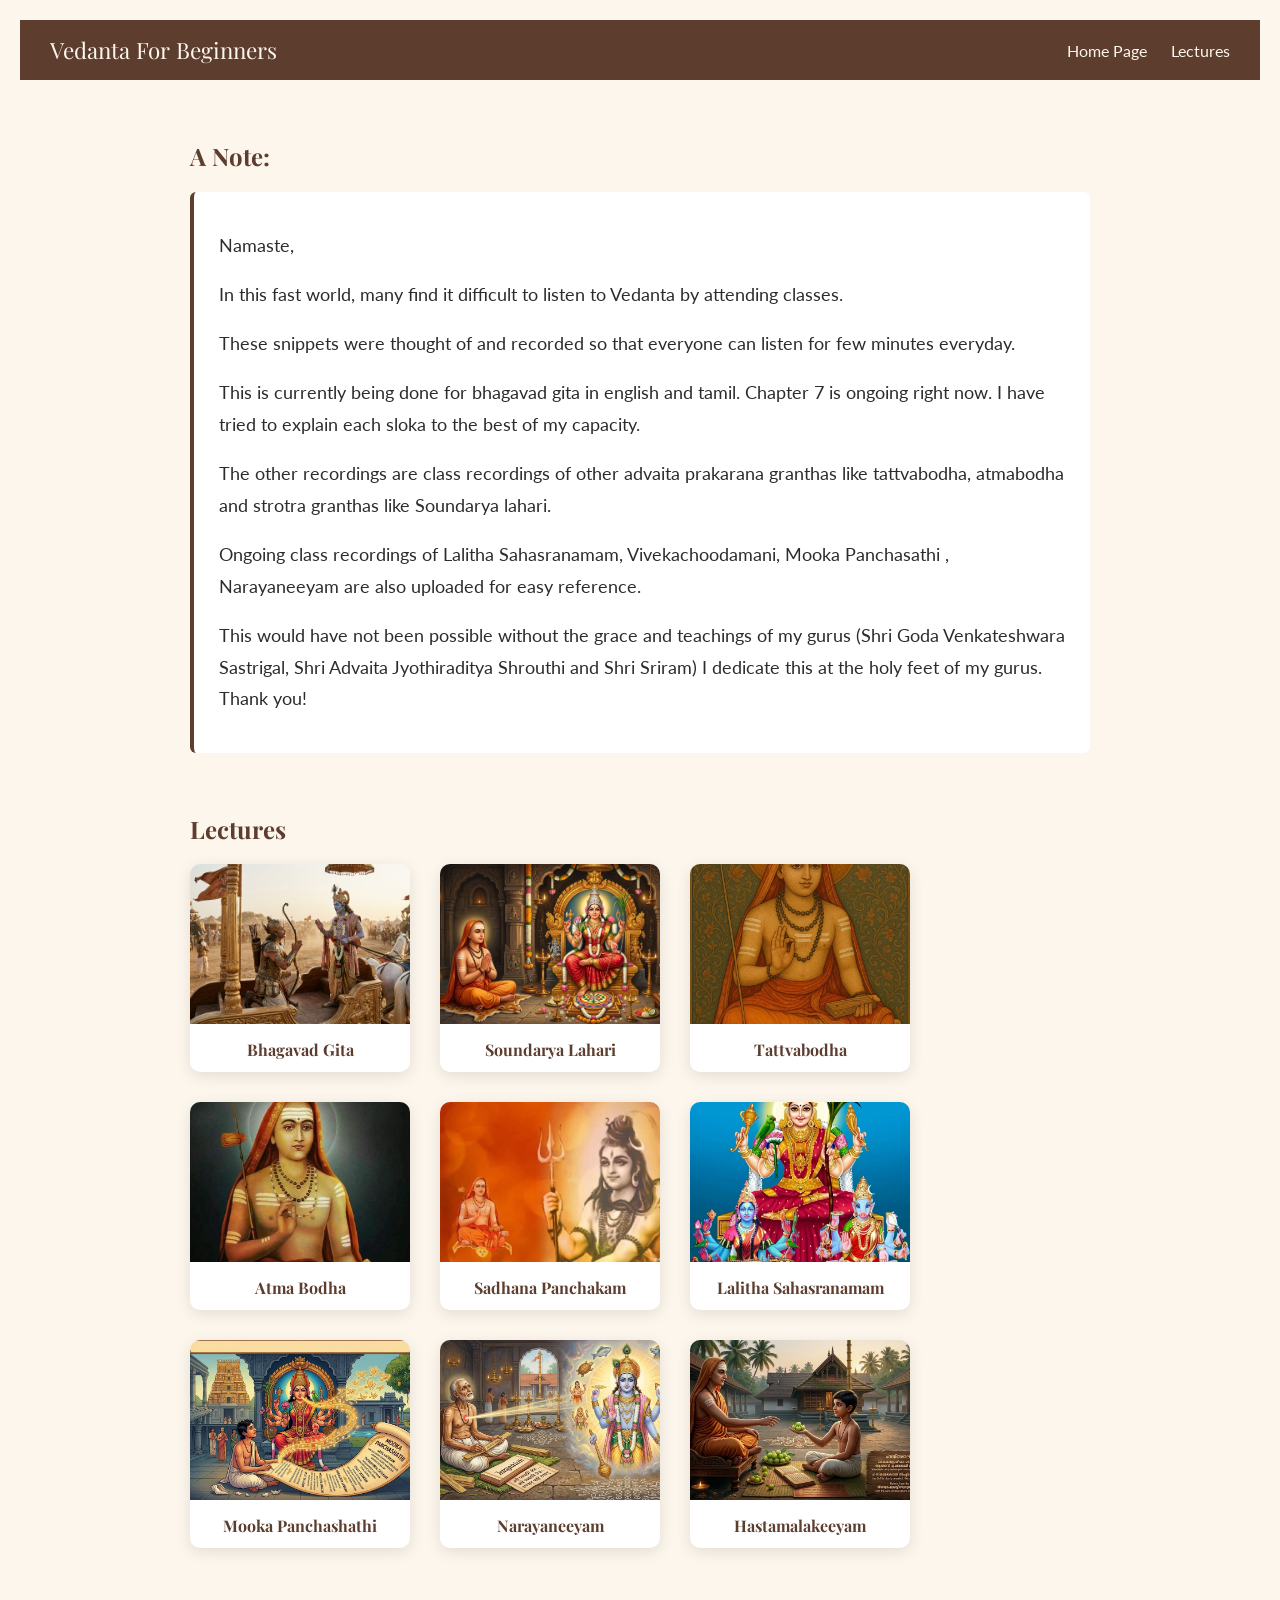
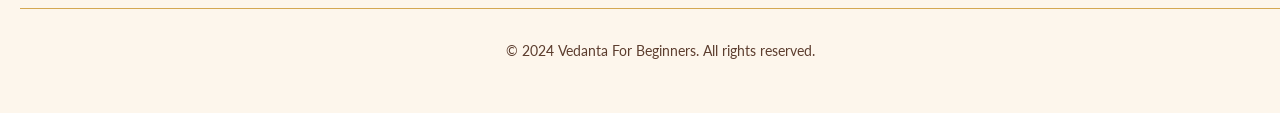
<file: index.html>
<!DOCTYPE html>
<html lang="en">
<head>
  <meta name="description" content="Vedanta audio lectures in English and Tamil by Jineshwari Baratharajan. Includes Bhagavad Gita, Soundarya Lahari, Tattvabodha, Atma Bodha, Sadhana Panchakam, Lalitha Sahasranamam and Narayaneeyam. More on the way!"/>
<meta name="keywords" content="Vedanta, Vedanta lectures, Bhagavad Gita, Bhagavad Gita lectures, BG lectures, Gita Tamil, Gita English, Soundarya Lahari, Soundarya Lahari lectures, Tattvabodha, Atma Bodha, Atmabodha, Sadhana Panchakam, Lalitha Sahasranamam, Narayaneeyam, Vedanta for beginners, Jineshwari, Jineshwari lectures, Hindu scriptures, Sanskrit lectures, Vedanta Tamil, Vedanta English, free Vedanta lectures, online Vedanta, spiritual lectures, scripture lectures, Advaita Vedanta, Shankaracharya, Indian philosophy, Hindu philosophy, Upanishads"/>
  <script src="https://cdn.counter.dev/script.js" data-id="f445fd50-8df6-4abc-88a1-652a4b856bc1" data-utcoffset="6"></script>
  <meta charset="utf-8" />
  <meta name="viewport" content="width=device-width, initial-scale=1.0"/>
  <title>Vedanta For Beginners</title>
  <link href="style.css" rel="stylesheet"/>
</head>
<body>
  <nav class="navbar">
    <div class="nav-title">Vedanta For Beginners</div>
    <div class="nav-links">
      <a href="#dashboard">Home Page</a>
      <a href="#lectures">Lectures</a>
    </div>
  </nav>
  <section id="dashboard" class="section">
    <h2>A Note:</h2>
    <div class="note-box">
      <p>Namaste,</p>
<p>In this fast world, many find it difficult to listen to Vedanta by attending classes.</p>

<p>These snippets were thought of and recorded so that everyone can listen for few minutes everyday.</p>
        
<p>This is currently being  done for bhagavad gita in english and tamil. Chapter 7 is ongoing right now.
I have tried to explain each sloka to the best of my capacity.</p>

<p>The other recordings are class recordings of other advaita prakarana granthas like tattvabodha, atmabodha and strotra granthas like Soundarya lahari.</p>

<p>Ongoing class recordings of Lalitha Sahasranamam, Vivekachoodamani, Mooka Panchasathi , Narayaneeyam are also uploaded for easy reference.</p>
        
<p>This would have not been possible without the grace and teachings of my gurus (Shri Goda Venkateshwara Sastrigal, Shri Advaita Jyothiraditya Shrouthi and Shri Sriram)
I dedicate this at the holy feet of my gurus.
Thank you!</p>
    </div>
  </section>
  <section id="lectures" class="section">
    <h2>Lectures</h2>
    <div class="card-grid">
      <div class="text-card" onclick="window.location.href='5min.html'">
        <img src="bagavadgita.png" alt="Bhagavad Gita"/>
        <h3>Bhagavad Gita</h3>
      </div>
      <div class="text-card" onclick="window.location.href='soundaryalahari.html'">
        <img src="soundaryalahari.png" alt="Soundarya Lahari"/>
        <h3>Soundarya Lahari</h3>
      </div>
      <div class="text-card" onclick="window.location.href='tattvabodha.html'">
  <img src="adhishankarar.jpg" alt="Tattvabodha"/>
  <h3>Tattvabodha</h3>
</div>
      <div class="text-card" onclick="window.location.href='atmabodha.html'">
  <img src="aathmabodha.jpg" alt="Atma Bodha"/>
  <h3>Atma Bodha</h3>
</div>
      <div class="text-card" onclick="window.location.href='sadhanapanchakam.html'">
  <img src="sadhanapanchakam.jpg" alt="Sadhana Panchakam"/>
  <h3>Sadhana Panchakam</h3>
</div>
      <div class="text-card" onclick="window.location.href='lalithasahasranamam.html'">
  <img src="lalitha.jpg" alt="Lalitha Sahasranamam"/>
  <h3>Lalitha Sahasranamam</h3>
</div>
       <div class="text-card" onclick="window.location.href='mookapanchashathi.html'">
  <img src="mookapanchashathi.jpg" alt="Lalitha Sahasranamam"/>
  <h3>Mooka Panchashathi</h3>
</div>
      <div class="text-card" onclick="window.location.href='narayaneeyam.html'">
  <img src="narayaneeyam.jpg" alt="Narayaneeyam"/>
  <h3>Narayaneeyam</h3>
</div>
      <div class="text-card" onclick="window.location.href='hastamalakeeyam.html'">
  <img src="hastamalakee.jpg" alt="Hastamalakeeyam"/>
  <h3>Hastamalakeeyam</h3>
</div>
    </div>
  </section>
  <footer class="footer">
  <p>© 2024 Vedanta For Beginners. All rights reserved.</p>
</footer>
</body>
</html>
</file>
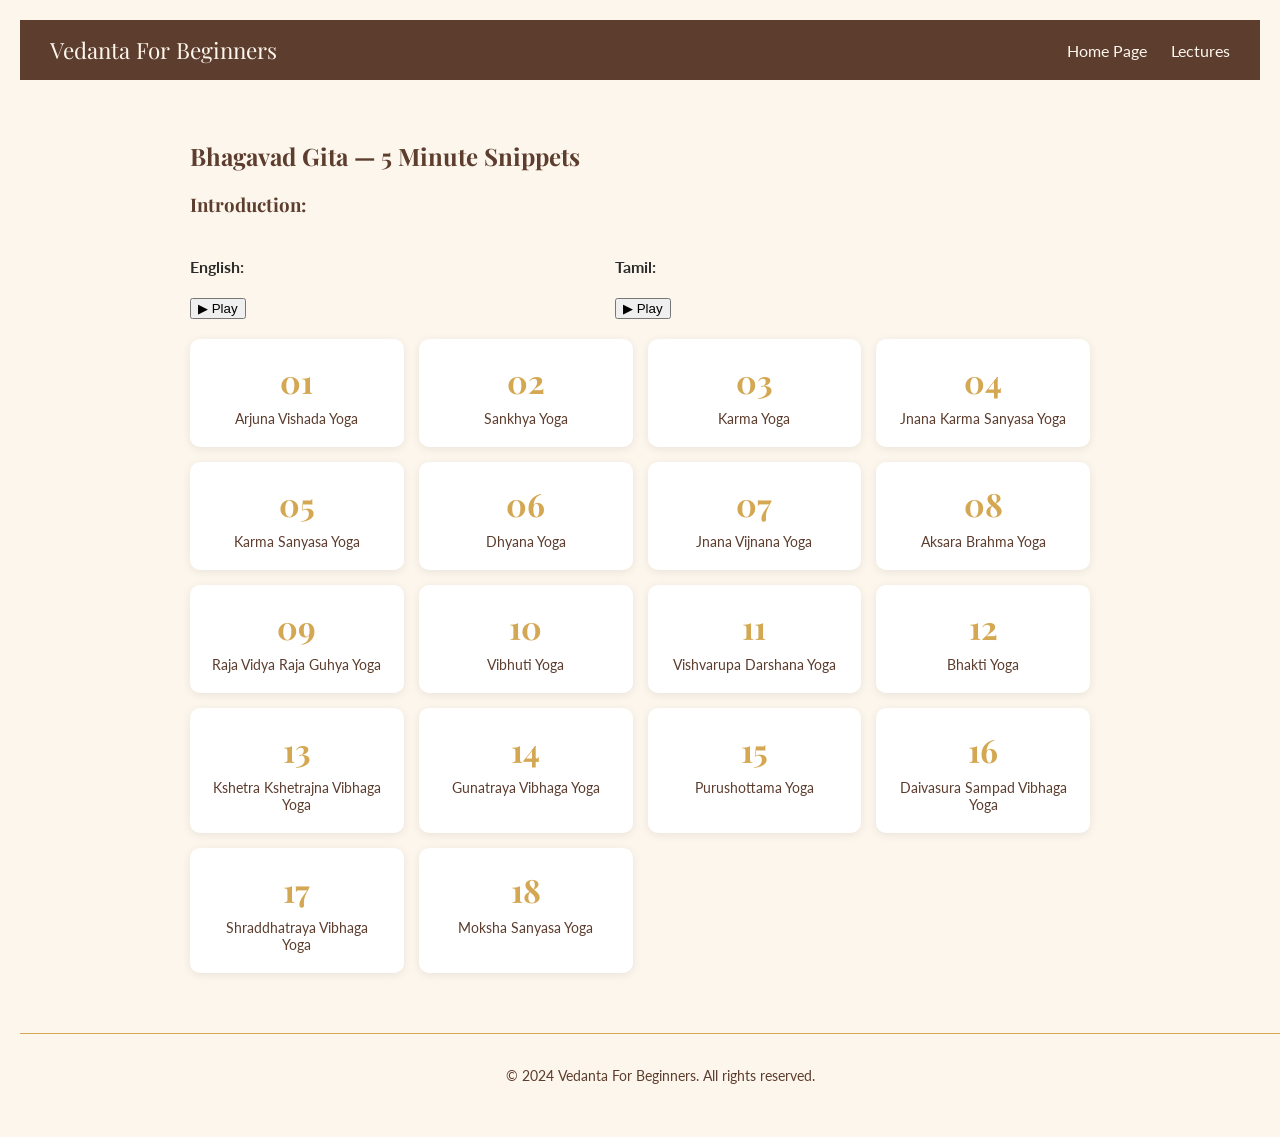
<file: 5min.html>
<!DOCTYPE html>
<html lang="en">
<head>
  <meta charset="utf-8" /> 
  <meta name="viewport" content="width=device-width, initial-scale=1.0"/>
  <title>5 Minute Snippets</title>
  <link href="style.css" rel="stylesheet"/>
</head>
<body>

  <nav class="navbar">
    <div class="nav-title">Vedanta For Beginners</div>
    <div class="nav-links">
      <a href="index.html#dashboard">Home Page</a>
      <a href="index.html#lectures">Lectures</a>
    </div>
  </nav>

  <div class="section">
    <h2>Bhagavad Gita — 5 Minute Snippets</h2>
    <div class="intro-section">
  <h3>Introduction:</h3>
  <div class="lecture-container">
    <div class="lecture-card">
      <h4>English:</h4>
      <button class="play-btn" onclick="loadAudio(this, 'https://pub-1d0374a050c547f9887ff5b729f12594.r2.dev/Bhagavad%20gita%20introduction%20english.mp4')">▶ Play</button>
    </div>
    <div class="lecture-card">
      <h4>Tamil:</h4>
      <button class="play-btn" onclick="loadAudio(this, 'https://pub-1d0374a050c547f9887ff5b729f12594.r2.dev/Bhagavad%20gita%20introduction%20tamil.m4a')">▶ Play</button>
    </div>
  </div>
</div>
    <div class="chapter-grid">
      <a href="recording.html?chapter=1" class="chapter-card">
        <span class="chapter-num">01</span>
        <span class="chapter-name">Arjuna Vishada Yoga</span>
      </a>
      <a href="recording.html?chapter=2" class="chapter-card">
        <span class="chapter-num">02</span>
        <span class="chapter-name">Sankhya Yoga</span>
      </a>
      <a href="recording.html?chapter=3" class="chapter-card">
        <span class="chapter-num">03</span>
        <span class="chapter-name">Karma Yoga</span>
      </a>
      <a href="recording.html?chapter=4" class="chapter-card">
        <span class="chapter-num">04</span>
        <span class="chapter-name">Jnana Karma Sanyasa Yoga</span>
      </a>
      <a href="recording.html?chapter=5" class="chapter-card">
        <span class="chapter-num">05</span>
        <span class="chapter-name">Karma Sanyasa Yoga</span>
      </a>
      <a href="recording.html?chapter=6" class="chapter-card">
        <span class="chapter-num">06</span>
        <span class="chapter-name">Dhyana Yoga</span>
      </a>
      <a href="recording.html?chapter=7" class="chapter-card">
        <span class="chapter-num">07</span>
        <span class="chapter-name">Jnana Vijnana Yoga</span>
      </a>
      <a href="recording.html?chapter=8" class="chapter-card">
        <span class="chapter-num">08</span>
        <span class="chapter-name">Aksara Brahma Yoga</span>
      </a>
      <a href="recording.html?chapter=9" class="chapter-card">
        <span class="chapter-num">09</span>
        <span class="chapter-name">Raja Vidya Raja Guhya Yoga</span>
      </a>
      <a href="recording.html?chapter=10" class="chapter-card">
        <span class="chapter-num">10</span>
        <span class="chapter-name">Vibhuti Yoga</span>
      </a>
      <a href="recording.html?chapter=11" class="chapter-card">
        <span class="chapter-num">11</span>
        <span class="chapter-name">Vishvarupa Darshana Yoga</span>
      </a>
      <a href="recording.html?chapter=12" class="chapter-card">
        <span class="chapter-num">12</span>
        <span class="chapter-name">Bhakti Yoga</span>
      </a>
      <a href="recording.html?chapter=13" class="chapter-card">
        <span class="chapter-num">13</span>
        <span class="chapter-name">Kshetra Kshetrajna Vibhaga Yoga</span>
      </a>
      <a href="recording.html?chapter=14" class="chapter-card">
        <span class="chapter-num">14</span>
        <span class="chapter-name">Gunatraya Vibhaga Yoga</span>
      </a>
      <a href="recording.html?chapter=15" class="chapter-card">
        <span class="chapter-num">15</span>
        <span class="chapter-name">Purushottama Yoga</span>
      </a>
      <a href="recording.html?chapter=16" class="chapter-card">
        <span class="chapter-num">16</span>
        <span class="chapter-name">Daivasura Sampad Vibhaga Yoga</span>
      </a>
      <a href="recording.html?chapter=17" class="chapter-card">
        <span class="chapter-num">17</span>
        <span class="chapter-name">Shraddhatraya Vibhaga Yoga</span>
      </a>
      <a href="recording.html?chapter=18" class="chapter-card">
        <span class="chapter-num">18</span>
        <span class="chapter-name">Moksha Sanyasa Yoga</span>
      </a>
    </div>
  </div>
  <script>
  function loadAudio(button, src) {
    const audio = document.createElement('audio');
    audio.controls = true;
    audio.innerHTML = `<source src="${src}" type="audio/mp4">`;
    button.replaceWith(audio);
    audio.play();
  }

  document.addEventListener('play', function(e) {
    if (e.target.tagName === 'AUDIO') {
      document.querySelectorAll('audio').forEach(audio => {
        if (audio !== e.target) audio.pause();
      });
    }
  }, true);
</script>
<footer class="footer">
  <p>© 2024 Vedanta For Beginners. All rights reserved.</p>
</footer>
</body>
</html>
</file>
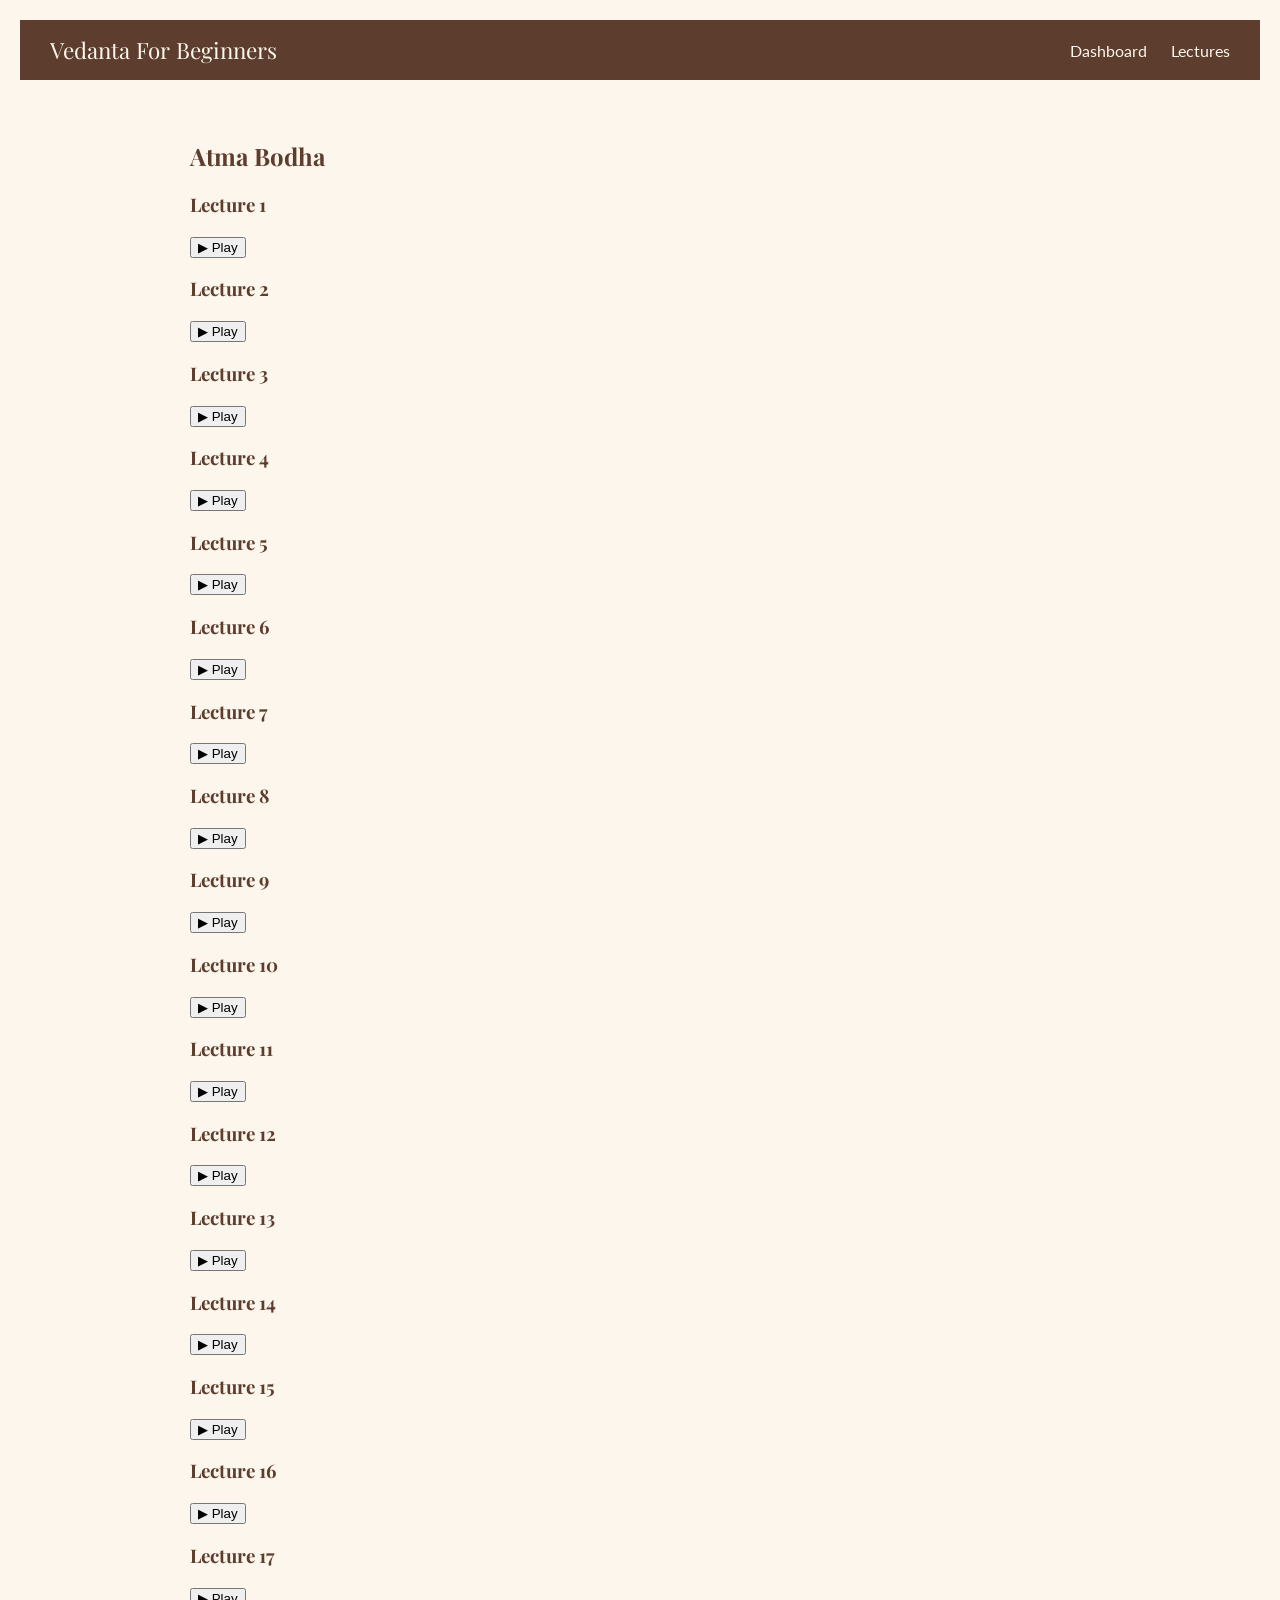
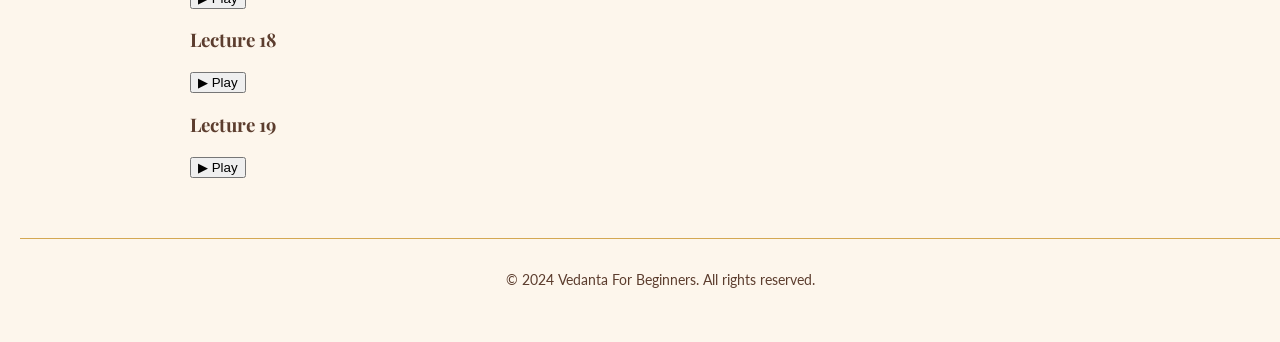
<file: atmabodha.html>
<!DOCTYPE html>
<html lang="en">
<head>
  <meta charset="utf-8" />
  <meta name="viewport" content="width=device-width, initial-scale=1.0"/>
  <title>Atma Bodha</title>
  <link href="style.css" rel="stylesheet"/>
</head>
<body>

  <nav class="navbar">
    <div class="nav-title">Vedanta For Beginners</div>
    <div class="nav-links">
      <a href="index.html#dashboard">Dashboard</a>
      <a href="index.html#lectures">Lectures</a>
    </div>
  </nav>

  <div class="section">
    <h2>Atma Bodha</h2>
    <div id="container"></div>
  </div>

  <footer class="footer">
    <p>© 2024 Vedanta For Beginners. All rights reserved.</p>
  </footer>

  <script>
    const baseURL = "https://pub-1d0374a050c547f9887ff5b729f12594.r2.dev/";

    function loadAudio(button, src) {
      const audio = document.createElement('audio');
      audio.controls = true;
      audio.innerHTML = `<source src="${src}" type="audio/mp4">`;
      button.replaceWith(audio);
      audio.play();
    }

    document.addEventListener('play', function(e) {
      if (e.target.tagName === 'AUDIO') {
        document.querySelectorAll('audio').forEach(audio => {
          if (audio !== e.target) audio.pause();
        });
      }
    }, true);

    fetch('data.json')
      .then(res => res.json())
      .then(data => {
        const container = document.getElementById('container');

        data.atmabodha.lectures.forEach(lecture => {
          const div = document.createElement('div');
          div.className = 'lecture-card';
          div.innerHTML = `
            <h3>Lecture ${lecture.label}</h3>
            <button class="play-btn" onclick="loadAudio(this, '${baseURL + encodeURIComponent(lecture.file)}')">▶ Play</button>
          `;
          container.appendChild(div);
        });
      })
      .catch(error => {
        console.error('Error loading data:', error);
      });
  </script>

</body>
</html>
</file>
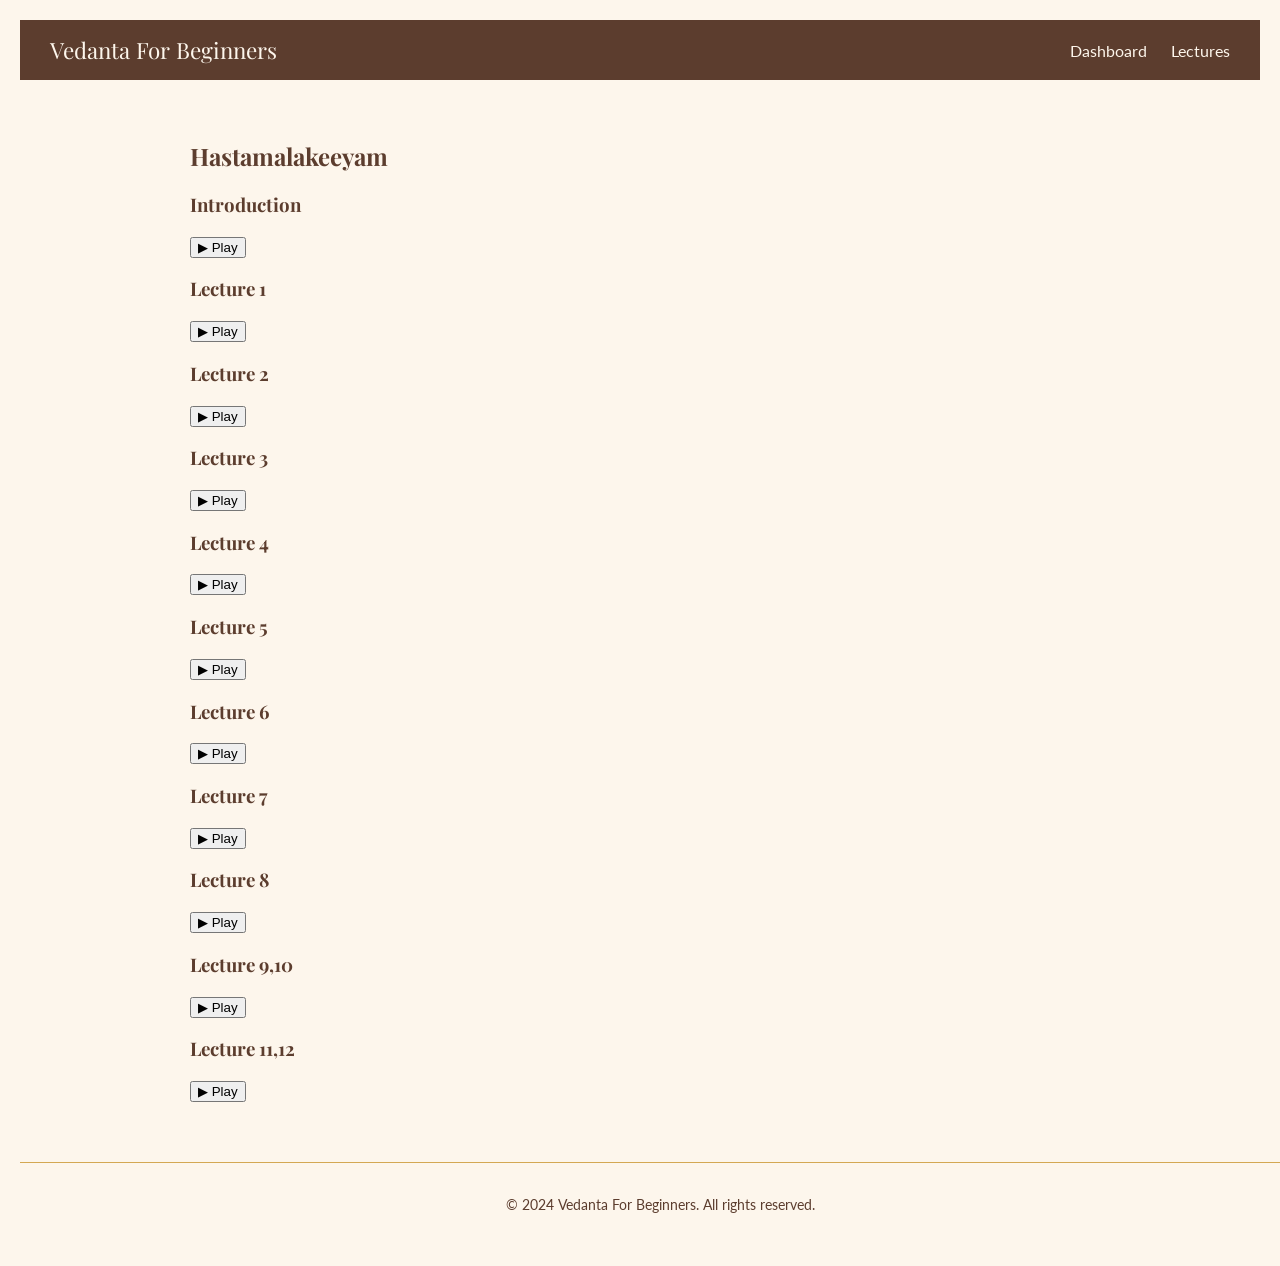
<file: hastamalakeeyam.html>
<!DOCTYPE html>
<html lang="en">
<head>
  <meta charset="utf-8" />
  <meta name="viewport" content="width=device-width, initial-scale=1.0"/>
  <title>Hastamalakeeyam</title>
  <link href="style.css" rel="stylesheet"/>
</head>
<body>

  <nav class="navbar">
    <div class="nav-title">Vedanta For Beginners</div>
    <div class="nav-links">
      <a href="index.html#dashboard">Dashboard</a>
      <a href="index.html#lectures">Lectures</a>
    </div>
  </nav>

  <div class="section">
    <h2>Hastamalakeeyam</h2>
    <div id="container"></div>
  </div>

  <footer class="footer">
    <p>© 2024 Vedanta For Beginners. All rights reserved.</p>
  </footer>

  <script>
    const baseURL = "https://pub-1d0374a050c547f9887ff5b729f12594.r2.dev/";

    function loadAudio(button, src) {
      const audio = document.createElement('audio');
      audio.controls = true;
      audio.innerHTML = `<source src="${src}" type="audio/mp4">`;
      button.replaceWith(audio);
      audio.play();
    }

    document.addEventListener('play', function(e) {
      if (e.target.tagName === 'AUDIO') {
        document.querySelectorAll('audio').forEach(audio => {
          if (audio !== e.target) audio.pause();
        });
      }
    }, true);

    fetch('data.json')
      .then(res => res.json())
      .then(data => {
        const container = document.getElementById('container');

        data.hastamalakeeyam.lectures.forEach(lecture => {
          const div = document.createElement('div');
          div.className = 'lecture-card';
          div.innerHTML = `
            <h3>${lecture.label === 'Introduction' ? 'Introduction' : 'Lecture ' + lecture.label}</h3>
            <button class="play-btn" onclick="loadAudio(this, '${baseURL + encodeURIComponent(lecture.file)}')">▶ Play</button>
          `;
          container.appendChild(div);
        });
      })
      .catch(error => {
        console.error('Error loading data:', error);
      });
  </script>

</body>
</html>
</file>
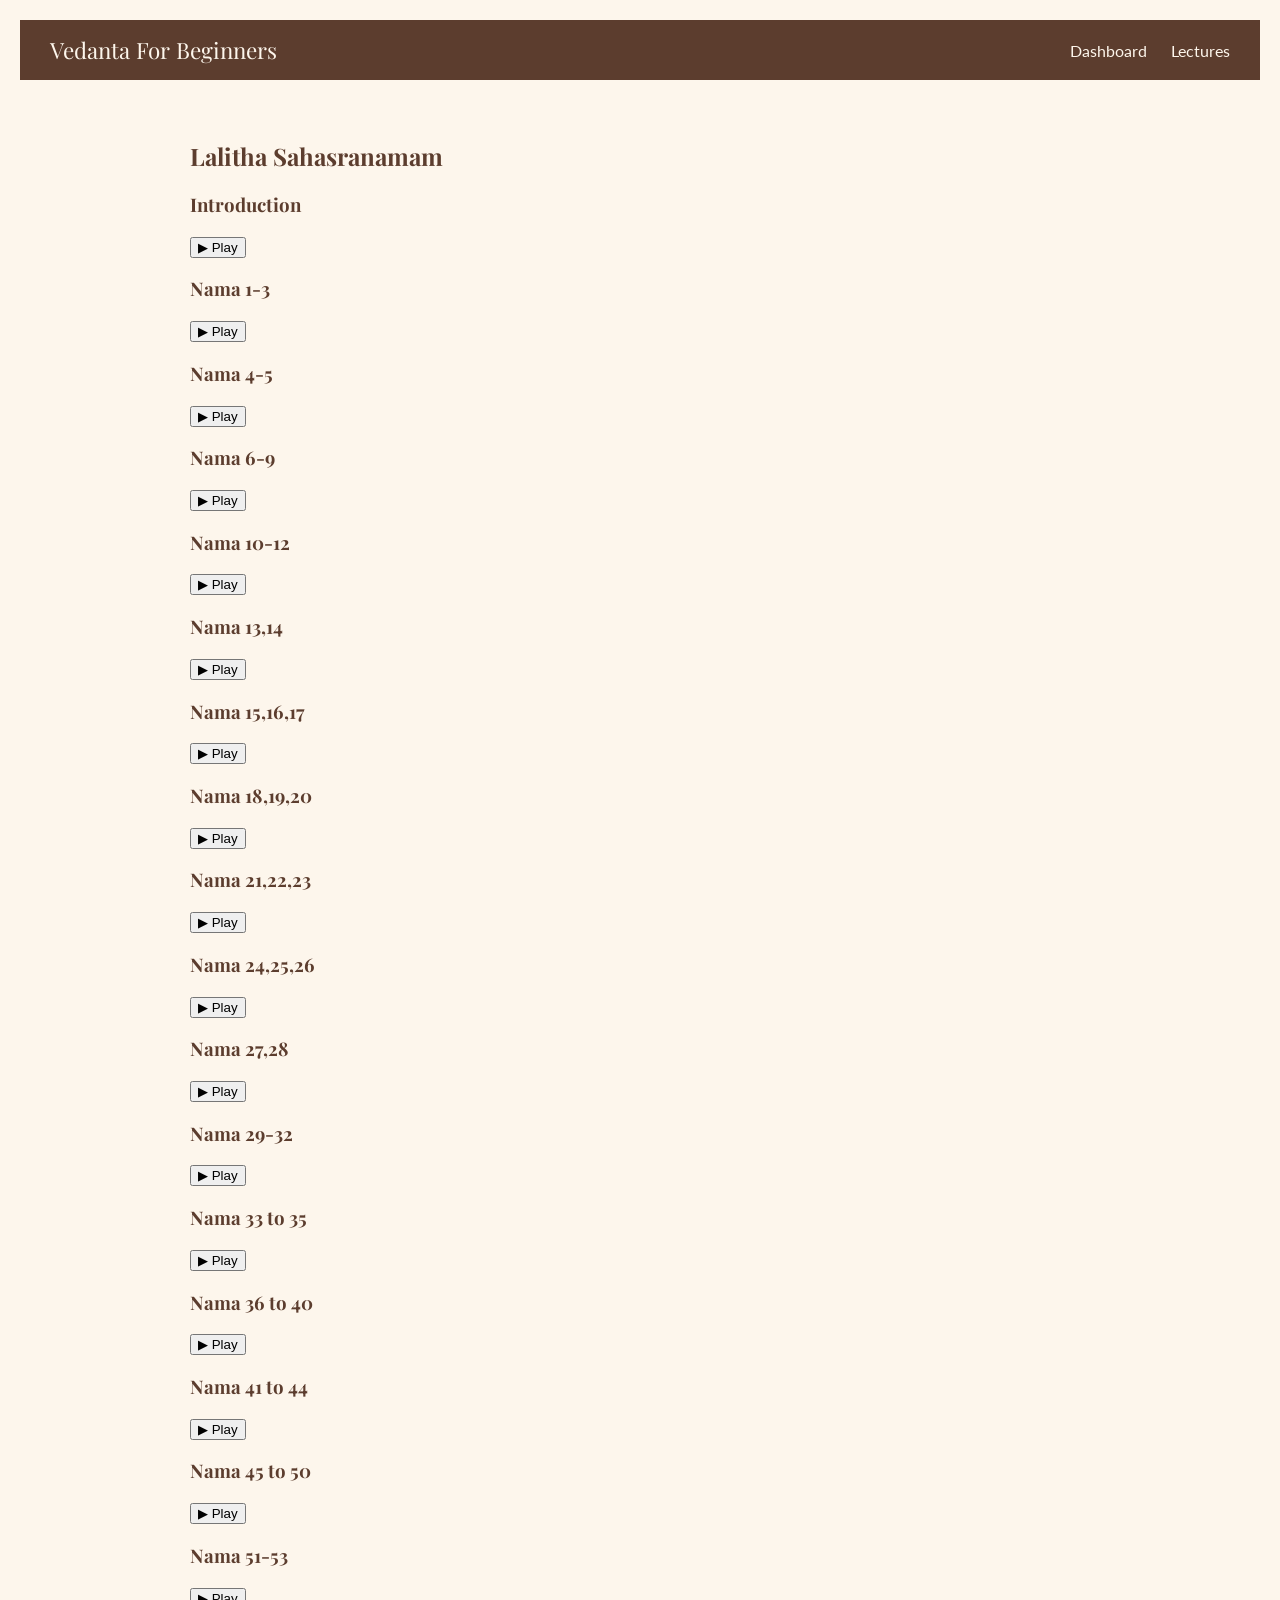
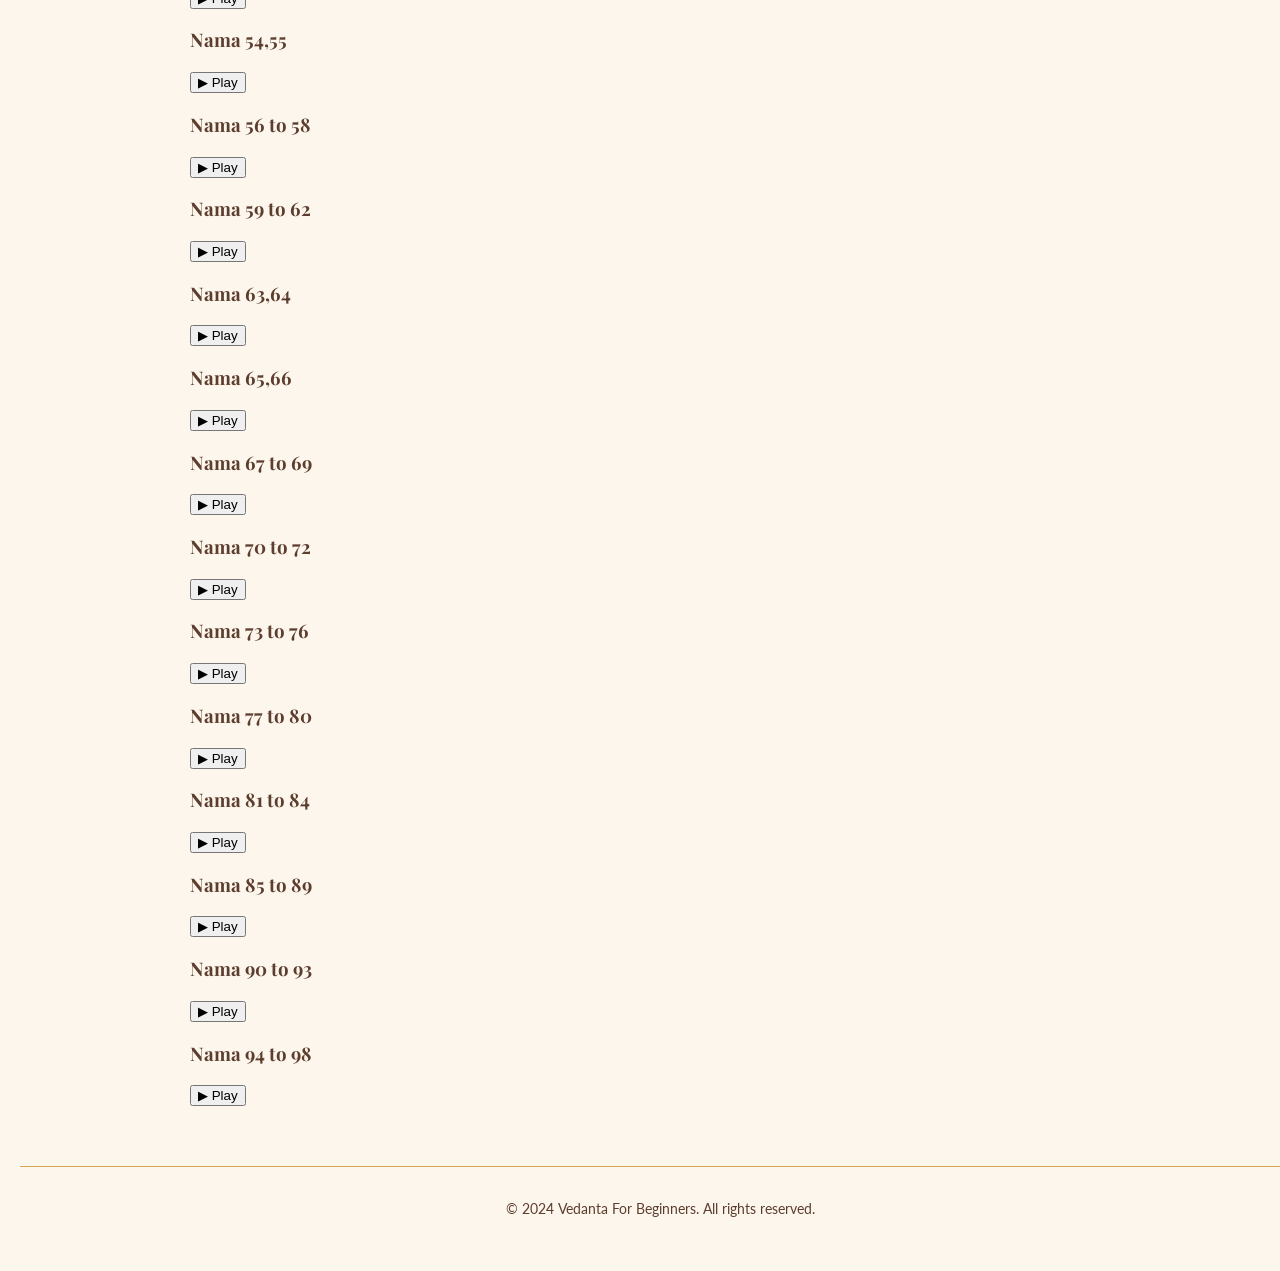
<file: lalithasahasranamam.html>
<!DOCTYPE html>
<html lang="en">
<head>
  <meta charset="utf-8" />
  <meta name="viewport" content="width=device-width, initial-scale=1.0"/>
  <title>Lalitha Sahasranamam</title>
  <link href="style.css" rel="stylesheet"/>
</head>
<body>

  <nav class="navbar">
    <div class="nav-title">Vedanta For Beginners</div>
    <div class="nav-links">
      <a href="index.html#dashboard">Dashboard</a>
      <a href="index.html#lectures">Lectures</a>
    </div>
  </nav>

  <div class="section">
    <h2>Lalitha Sahasranamam</h2>
    <div id="container"></div>
  </div>

  <footer class="footer">
    <p>© 2024 Vedanta For Beginners. All rights reserved.</p>
  </footer>

  <script>
    const baseURL = "https://pub-1d0374a050c547f9887ff5b729f12594.r2.dev/";

    function loadAudio(button, src) {
      const audio = document.createElement('audio');
      audio.controls = true;
      audio.innerHTML = `<source src="${src}" type="audio/mp4">`;
      button.replaceWith(audio);
      audio.play();
    }

    document.addEventListener('play', function(e) {
      if (e.target.tagName === 'AUDIO') {
        document.querySelectorAll('audio').forEach(audio => {
          if (audio !== e.target) audio.pause();
        });
      }
    }, true);

    fetch('data.json')
      .then(res => res.json())
      .then(data => {
        const container = document.getElementById('container');

        data.lalithasahasranamam.lectures.forEach(lecture => {
          const div = document.createElement('div');
          div.className = 'lecture-card';
          div.innerHTML = `
            <h3>${lecture.label === 'Introduction' ? 'Introduction' : 'Nama ' + lecture.label}</h3>
            <button class="play-btn" onclick="loadAudio(this, '${baseURL + encodeURIComponent(lecture.file)}')">▶ Play</button>
          `;
          container.appendChild(div);
        });
      })
      .catch(error => {
        console.error('Error loading data:', error);
      });
  </script>

</body>
</html>
</file>
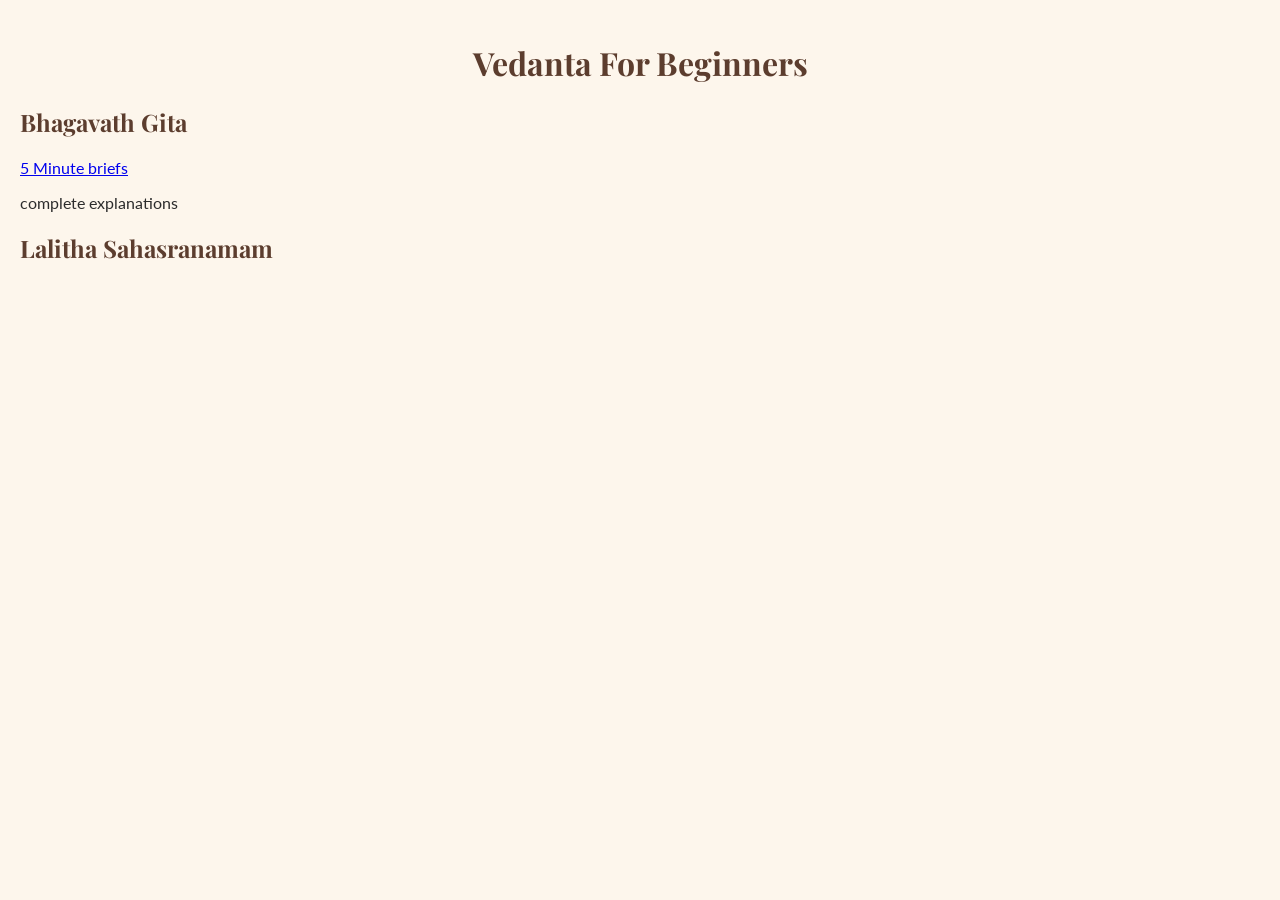
<file: lectures.html>
<!DOCTYPE html>
<html lang="en">
 <head>
  <meta charset="utf-8" />
  <meta name="viewport" content="width=device-width, initial-scale=1.0"/>
  <title>Lecture By Jineshwari</title>
 <link href="style.css" rel="stylesheet"/>
 </head>
 <body>	
  <main>
	<h1>Vedanta For Beginners</h1>
	<section>
		<h2>Bhagavath Gita</h2>
			<p><a href = "D:\Vedanta for beginners\5min.html">5 Minute briefs</a></p>
			<p>complete explanations</p>
	</section>
	<section>
		<h2>Lalitha Sahasranamam</h2>
	</setion>
  </main>	
 </body>
</html>
</file>
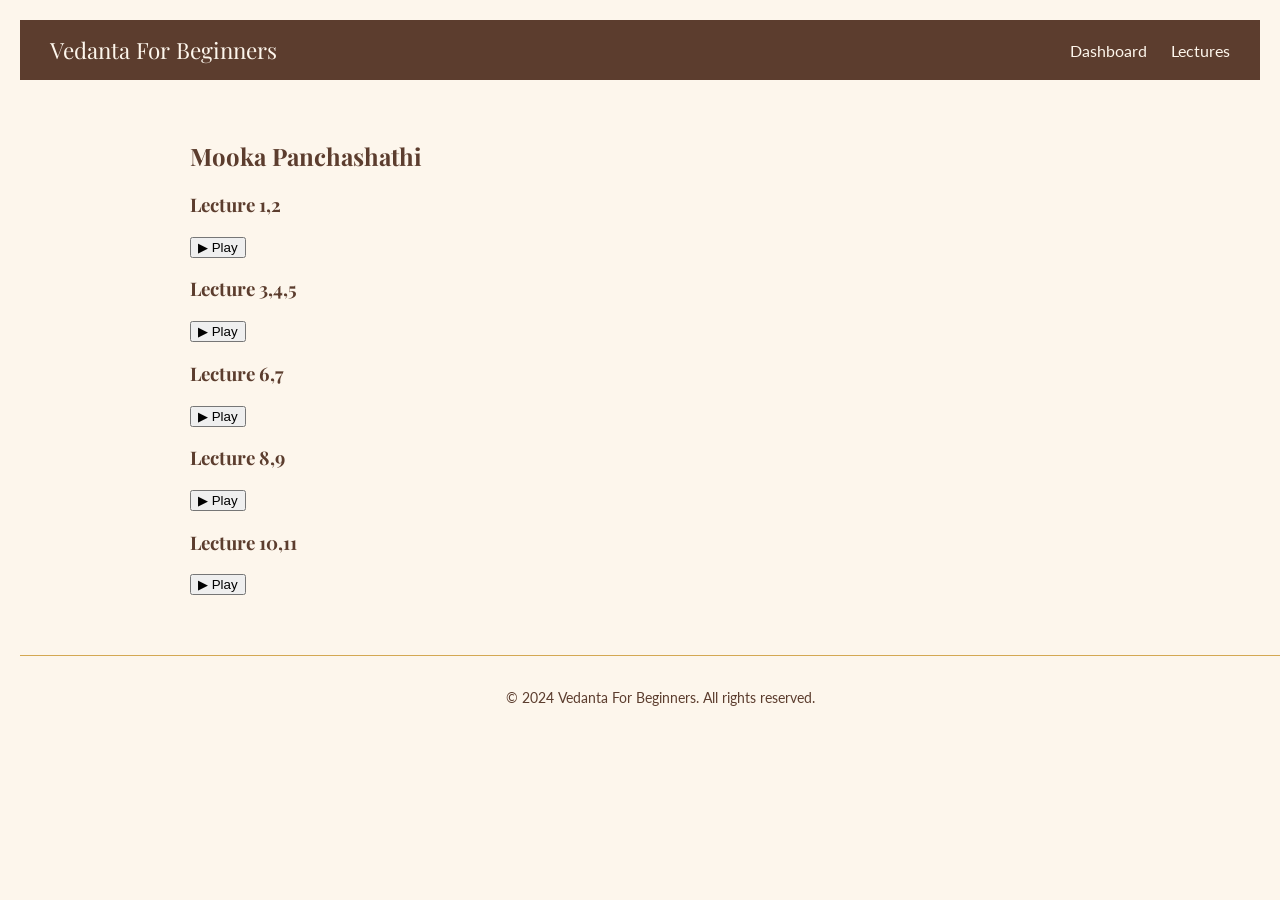
<file: mookapanchashathi.html>
<!DOCTYPE html>
<html lang="en">
<head>
  <meta charset="utf-8" />
  <meta name="viewport" content="width=device-width, initial-scale=1.0"/>
  <title>Mooka Panchashathi</title>
  <link href="style.css" rel="stylesheet"/>
</head>
<body>

  <nav class="navbar">
    <div class="nav-title">Vedanta For Beginners</div>
    <div class="nav-links">
      <a href="index.html#dashboard">Dashboard</a>
      <a href="index.html#lectures">Lectures</a>
    </div>
  </nav>

  <div class="section">
    <h2>Mooka Panchashathi</h2>
    <div id="container"></div>
  </div>

  <footer class="footer">
    <p>© 2024 Vedanta For Beginners. All rights reserved.</p>
  </footer>

  <script>
    const baseURL = "https://pub-1d0374a050c547f9887ff5b729f12594.r2.dev/";

    function loadAudio(button, src) {
      const audio = document.createElement('audio');
      audio.controls = true;
      audio.innerHTML = `<source src="${src}" type="audio/mp4">`;
      button.replaceWith(audio);
      audio.play();
    }

    document.addEventListener('play', function(e) {
      if (e.target.tagName === 'AUDIO') {
        document.querySelectorAll('audio').forEach(audio => {
          if (audio !== e.target) audio.pause();
        });
      }
    }, true);

    fetch('data.json')
      .then(res => res.json())
      .then(data => {
        const container = document.getElementById('container');

        data.mookapanchashathi.lectures.forEach(lecture => {
          const div = document.createElement('div');
          div.className = 'lecture-card';
          div.innerHTML = `
            <h3>Lecture ${lecture.label}</h3>
            <button class="play-btn" onclick="loadAudio(this, '${baseURL + encodeURIComponent(lecture.file)}')">▶ Play</button>
          `;
          container.appendChild(div);
        });
      })
      .catch(error => {
        console.error('Error loading data:', error);
      });
  </script>

</body>
</html>
</file>
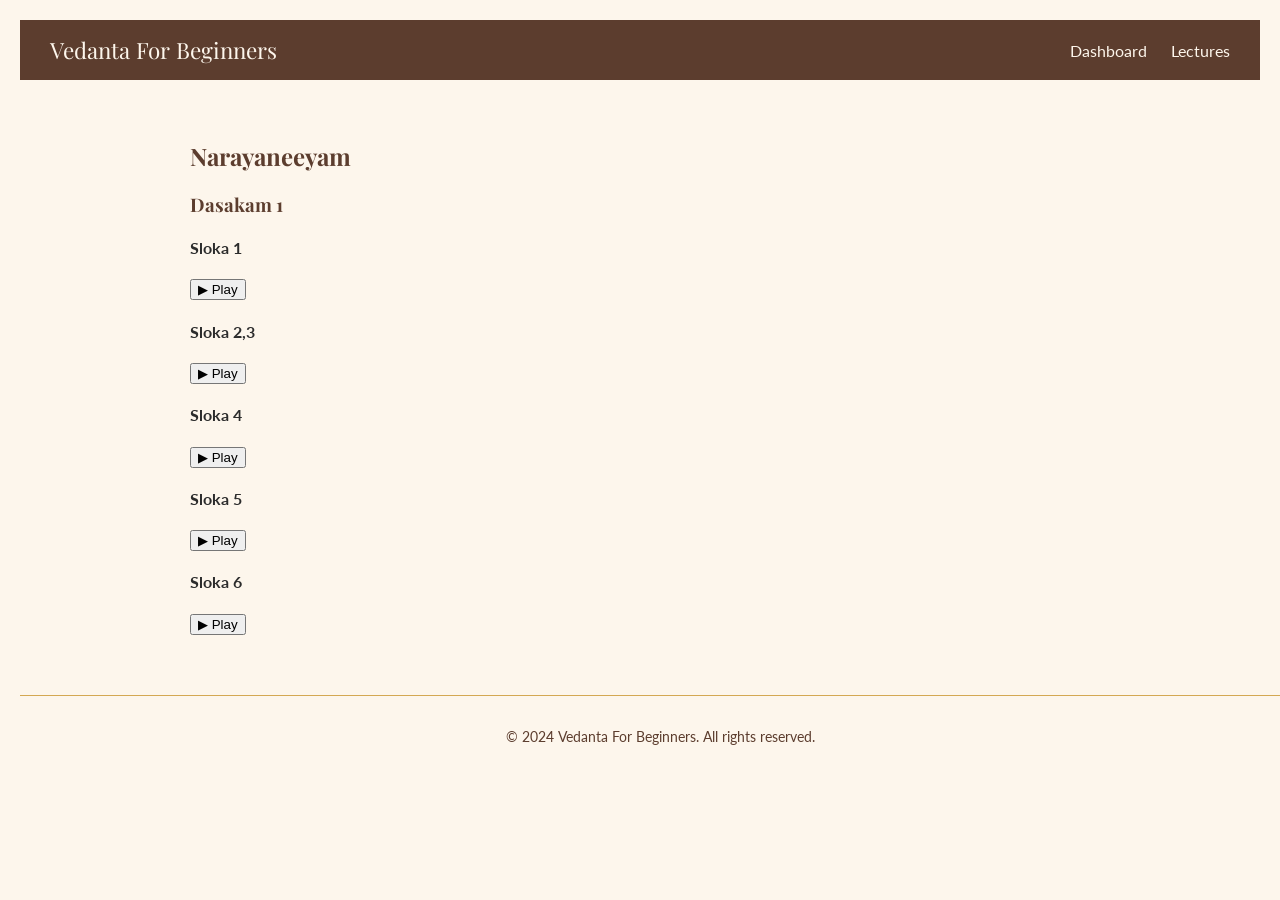
<file: narayaneeyam.html>
<!DOCTYPE html>
<html lang="en">
<head>
  <meta charset="utf-8" />
  <meta name="viewport" content="width=device-width, initial-scale=1.0"/>
  <title>Narayaneeyam</title>
  <link href="style.css" rel="stylesheet"/>
</head>
<body>

  <nav class="navbar">
    <div class="nav-title">Vedanta For Beginners</div>
    <div class="nav-links">
      <a href="index.html#dashboard">Dashboard</a>
      <a href="index.html#lectures">Lectures</a>
    </div>
  </nav>

  <div class="section">
    <h2>Narayaneeyam</h2>
    <div id="container"></div>
  </div>

  <footer class="footer">
    <p>© 2024 Vedanta For Beginners. All rights reserved.</p>
  </footer>

  <script>
    const baseURL = "https://pub-1d0374a050c547f9887ff5b729f12594.r2.dev/";

    function loadAudio(button, src) {
      const audio = document.createElement('audio');
      audio.controls = true;
      audio.innerHTML = `<source src="${src}" type="audio/mp4">`;
      button.replaceWith(audio);
      audio.play();
    }

    document.addEventListener('play', function(e) {
      if (e.target.tagName === 'AUDIO') {
        document.querySelectorAll('audio').forEach(audio => {
          if (audio !== e.target) audio.pause();
        });
      }
    }, true);

    fetch('data.json')
      .then(res => res.json())
      .then(data => {
        const container = document.getElementById('container');

        data.narayaneeyam.dasakams.forEach(dasakam => {
          const heading = document.createElement('h3');
          heading.innerText = 'Dasakam ' + dasakam.number;
          container.appendChild(heading);

          dasakam.slokas.forEach(sloka => {
            const div = document.createElement('div');
            div.className = 'lecture-card';
            div.innerHTML = `
              <h4>Sloka ${sloka.label}</h4>
              <button class="play-btn" onclick="loadAudio(this, '${baseURL + encodeURIComponent(sloka.english)}')">▶ Play</button>
            `;
            container.appendChild(div);
          });
        });
      })
      .catch(error => {
        console.error('Error loading data:', error);
      });
  </script>

</body>
</html>
</file>
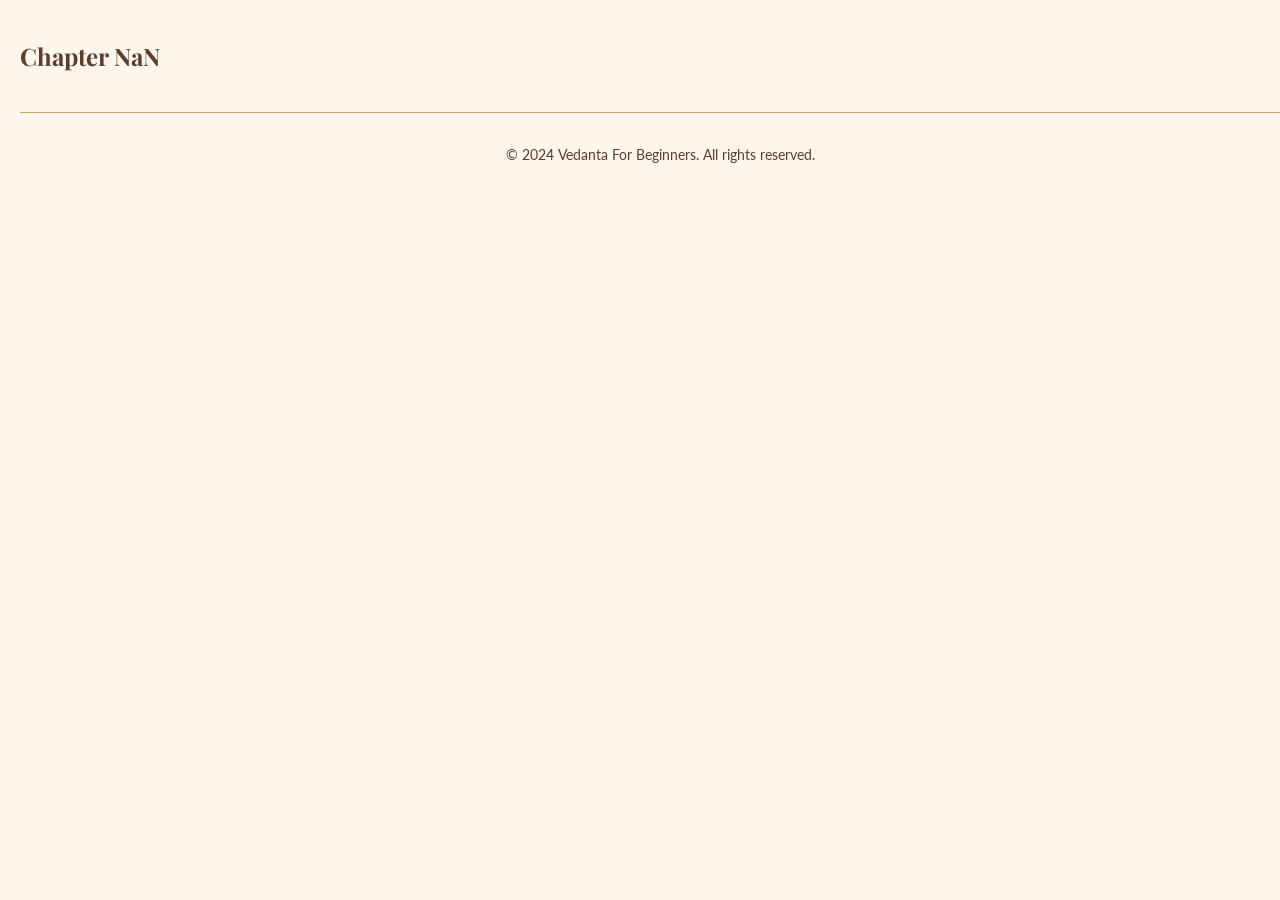
<file: recording.html>
<!DOCTYPE html>
<html lang="en">
<head>
  <meta charset="utf-8" />
  <meta name="viewport" content="width=device-width, initial-scale=1.0"/>
  <title>5 Minute Recordings</title>
  <link href="style.css" rel="stylesheet"/>
</head>
<body>

  <h2 id="chapter-title"></h2>
 
  <div id="container"></div>

<script>
  document.addEventListener('play', function (e) {
    if (e.target.tagName === 'AUDIO') {
      document.querySelectorAll('audio').forEach(audio => {
        if (audio !== e.target) audio.pause();
      });
    }
  }, true);

  const baseURL = "https://pub-1d0374a050c547f9887ff5b729f12594.r2.dev/";

  function loadAudio(button, src) {
    const audio = document.createElement('audio');
    audio.controls = true;
    audio.innerHTML = `<source src="${src}" type="audio/mp4">`;
    button.replaceWith(audio);
    audio.play();
  }

  fetch('data.json')
    .then(res => res.json())
    .then(data => {
      const params = new URLSearchParams(window.location.search);
      const chNum = parseInt(params.get('chapter'));
      const chapter = data.chapters.find(c => c.number === chNum);
      document.getElementById('chapter-title').innerText = 'Chapter ' + chNum;
      const container = document.getElementById('container');

      chapter.slokas.forEach(sloka => {
        const div = document.createElement('div');
        div.className = 'lecture-container';
        div.innerHTML = `
          <div class="lecture-card">
            <h3>Sloka ${sloka.label} - English</h3>
            <button class="play-btn" onclick="loadAudio(this, '${baseURL + encodeURIComponent(sloka.english)}')">▶ Play</button>
          </div>
          <div class="lecture-card">
            <h3>Sloka ${sloka.label} - Tamil</h3>
            <button class="play-btn" onclick="loadAudio(this, '${baseURL + encodeURIComponent(sloka.tamil)}')">▶ Play</button>
          </div>
        `;
        container.appendChild(div);
      });

      if (chapter.summaries) {
        const summaryHeading = document.createElement('h3');
        summaryHeading.innerText = 'Summaries';
        container.appendChild(summaryHeading);

        chapter.summaries.forEach(summary => {
          const div = document.createElement('div');
          div.className = 'lecture-container';
          div.innerHTML = `
            <div class="lecture-card">
              <h4>Summary ${summary.label} - English</h4>
              <button class="play-btn" onclick="loadAudio(this, '${baseURL + encodeURIComponent(summary.english)}')">▶ Play</button>
            </div>
            <div class="lecture-card">
              <h4>Summary ${summary.label} - Tamil</h4>
              <button class="play-btn" onclick="loadAudio(this, '${baseURL + encodeURIComponent(summary.tamil)}')">▶ Play</button>
            </div>
          `;
          container.appendChild(div);
        });
      }
    })
    .catch(error => {
      console.error('Error loading data:', error);
    });
</script>
<footer class="footer">
  <p>© 2024 Vedanta For Beginners. All rights reserved.</p>
</footer>
</body>
</html>
</file>
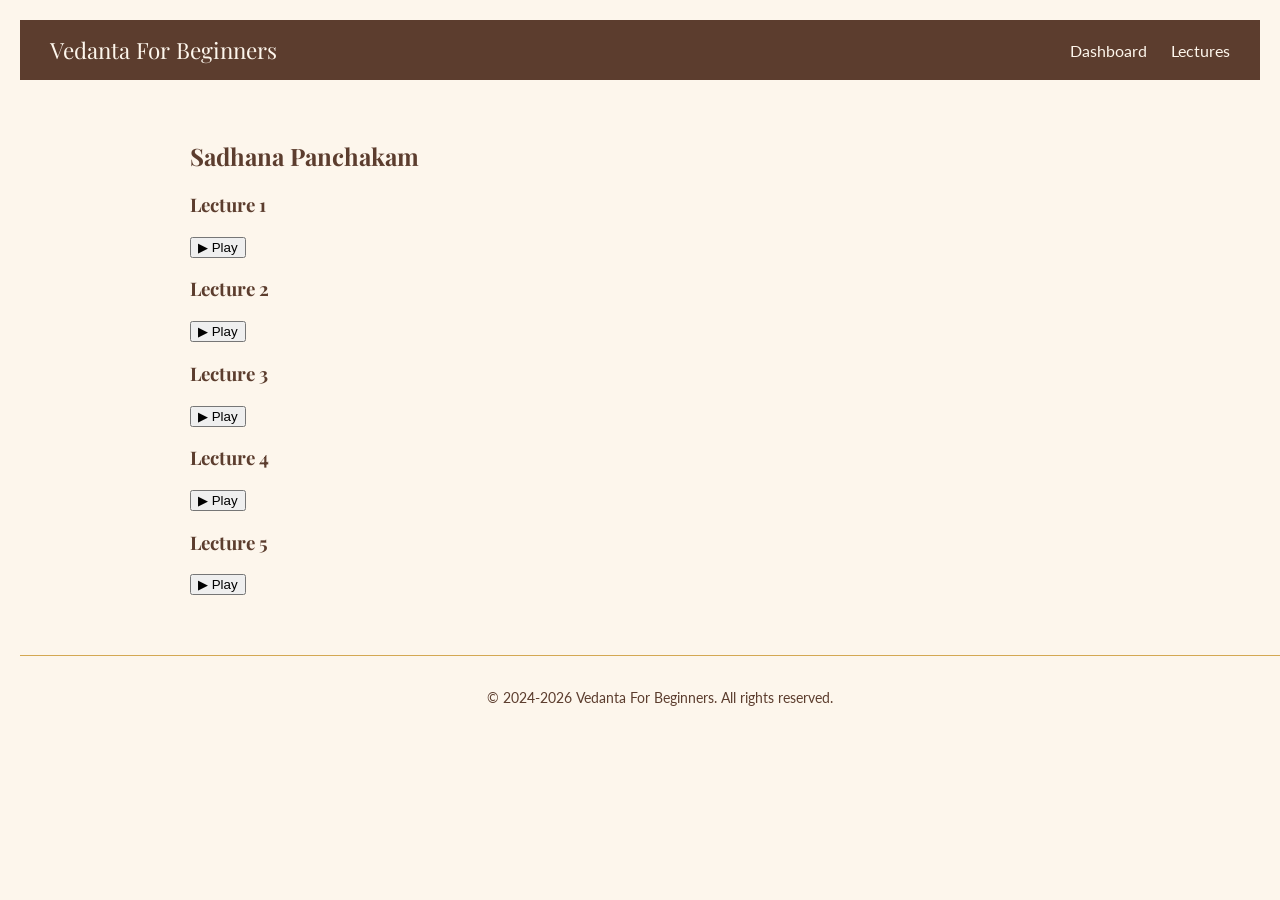
<file: sadhanapanchakam.html>
<!DOCTYPE html>
<html lang="en">
<head>
  <meta charset="utf-8" />
  <meta name="viewport" content="width=device-width, initial-scale=1.0"/>
  <title>Sadhana Panchakam</title>
  <link href="style.css" rel="stylesheet"/>
</head>
<body>

  <nav class="navbar">
    <div class="nav-title">Vedanta For Beginners</div>
    <div class="nav-links">
      <a href="index.html#dashboard">Dashboard</a>
      <a href="index.html#lectures">Lectures</a>
    </div>
  </nav>

  <div class="section">
    <h2>Sadhana Panchakam</h2>
    <div id="container"></div>
  </div>

  <footer class="footer">
    <p>© 2024-2026 Vedanta For Beginners. All rights reserved.</p>
  </footer>

  <script>
    const baseURL = "https://pub-1d0374a050c547f9887ff5b729f12594.r2.dev/";

    function loadAudio(button, src) {
      const audio = document.createElement('audio');
      audio.controls = true;
      audio.innerHTML = `<source src="${src}" type="audio/mp4">`;
      button.replaceWith(audio);
      audio.play();
    }

    document.addEventListener('play', function(e) {
      if (e.target.tagName === 'AUDIO') {
        document.querySelectorAll('audio').forEach(audio => {
          if (audio !== e.target) audio.pause();
        });
      }
    }, true);

    fetch('data.json')
      .then(res => res.json())
      .then(data => {
        const container = document.getElementById('container');

        data.sadhanapanchakam.lectures.forEach(lecture => {
          const div = document.createElement('div');
          div.className = 'lecture-card';
          div.innerHTML = `
            <h3>Lecture ${lecture.label}</h3>
            <button class="play-btn" onclick="loadAudio(this, '${baseURL + encodeURIComponent(lecture.file)}')">▶ Play</button>
          `;
          container.appendChild(div);
        });
      })
      .catch(error => {
        console.error('Error loading data:', error);
      });
  </script>

</body>
</html>
</file>
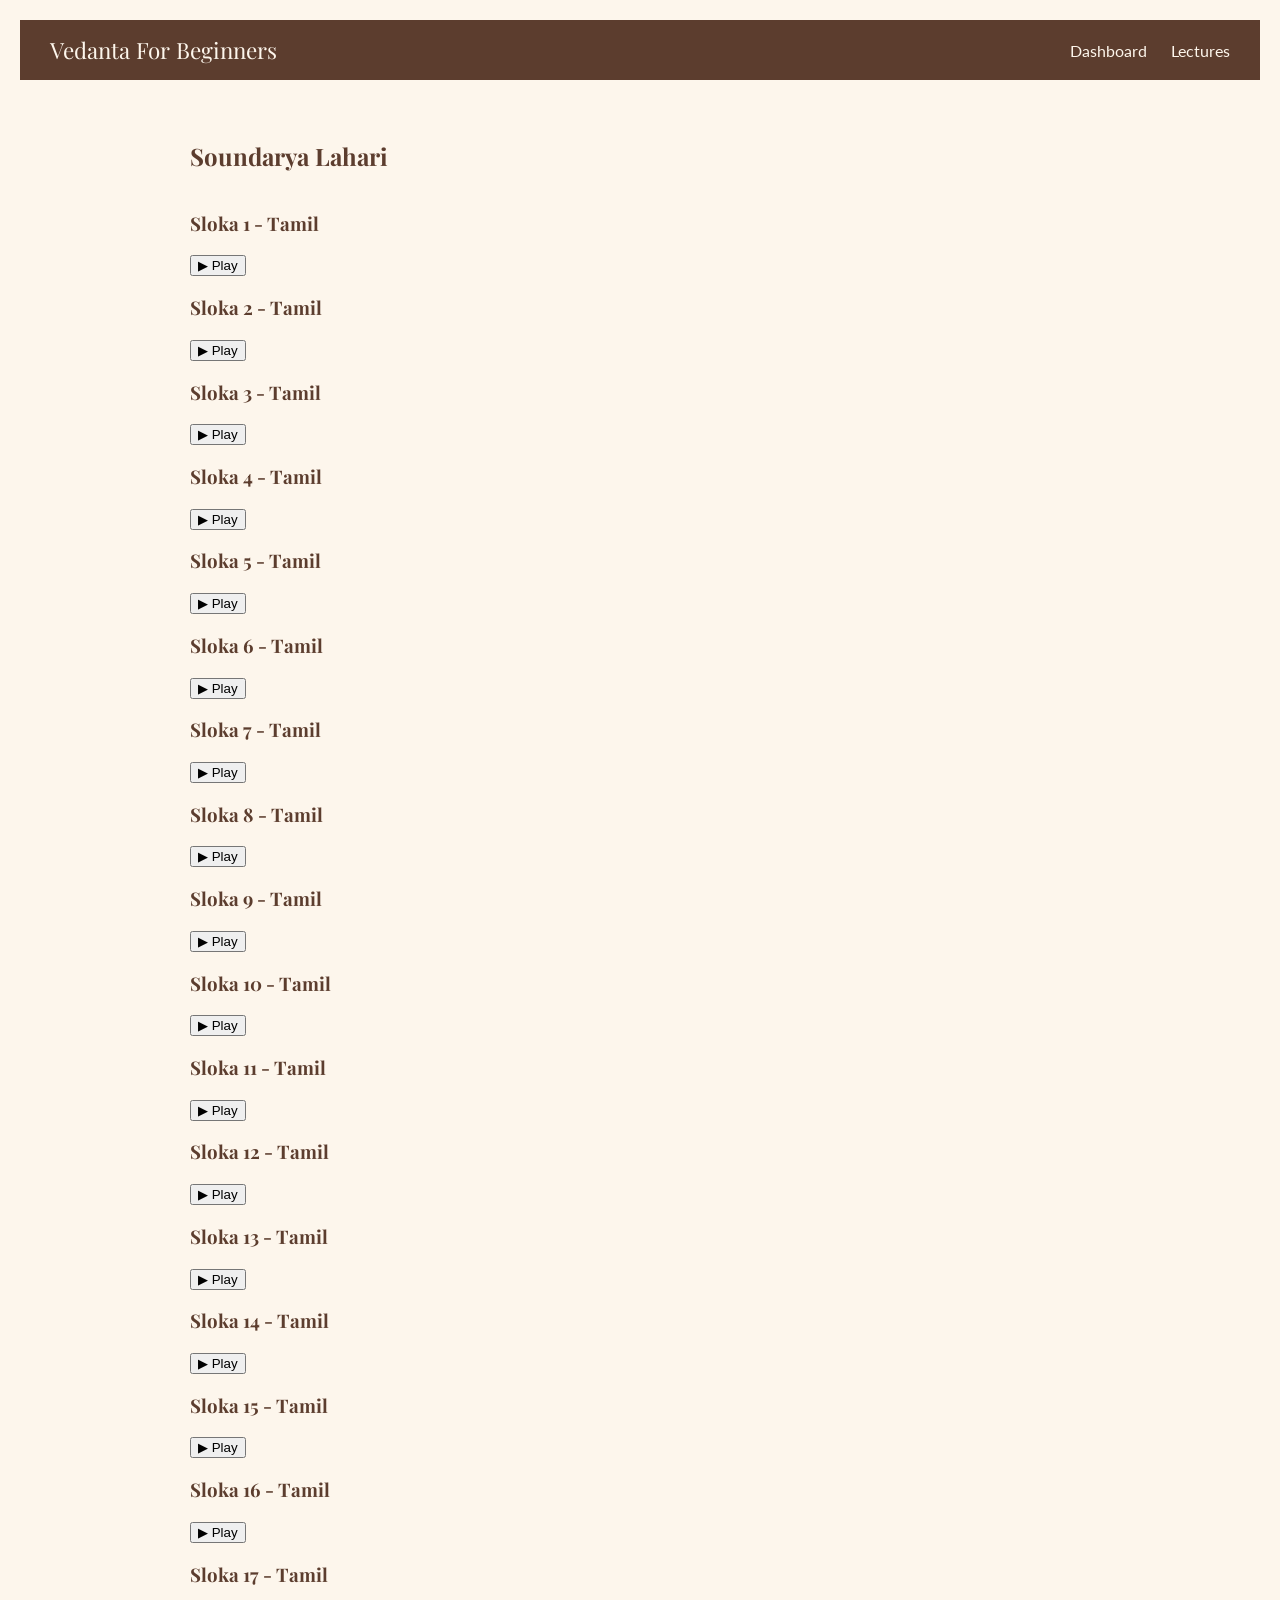
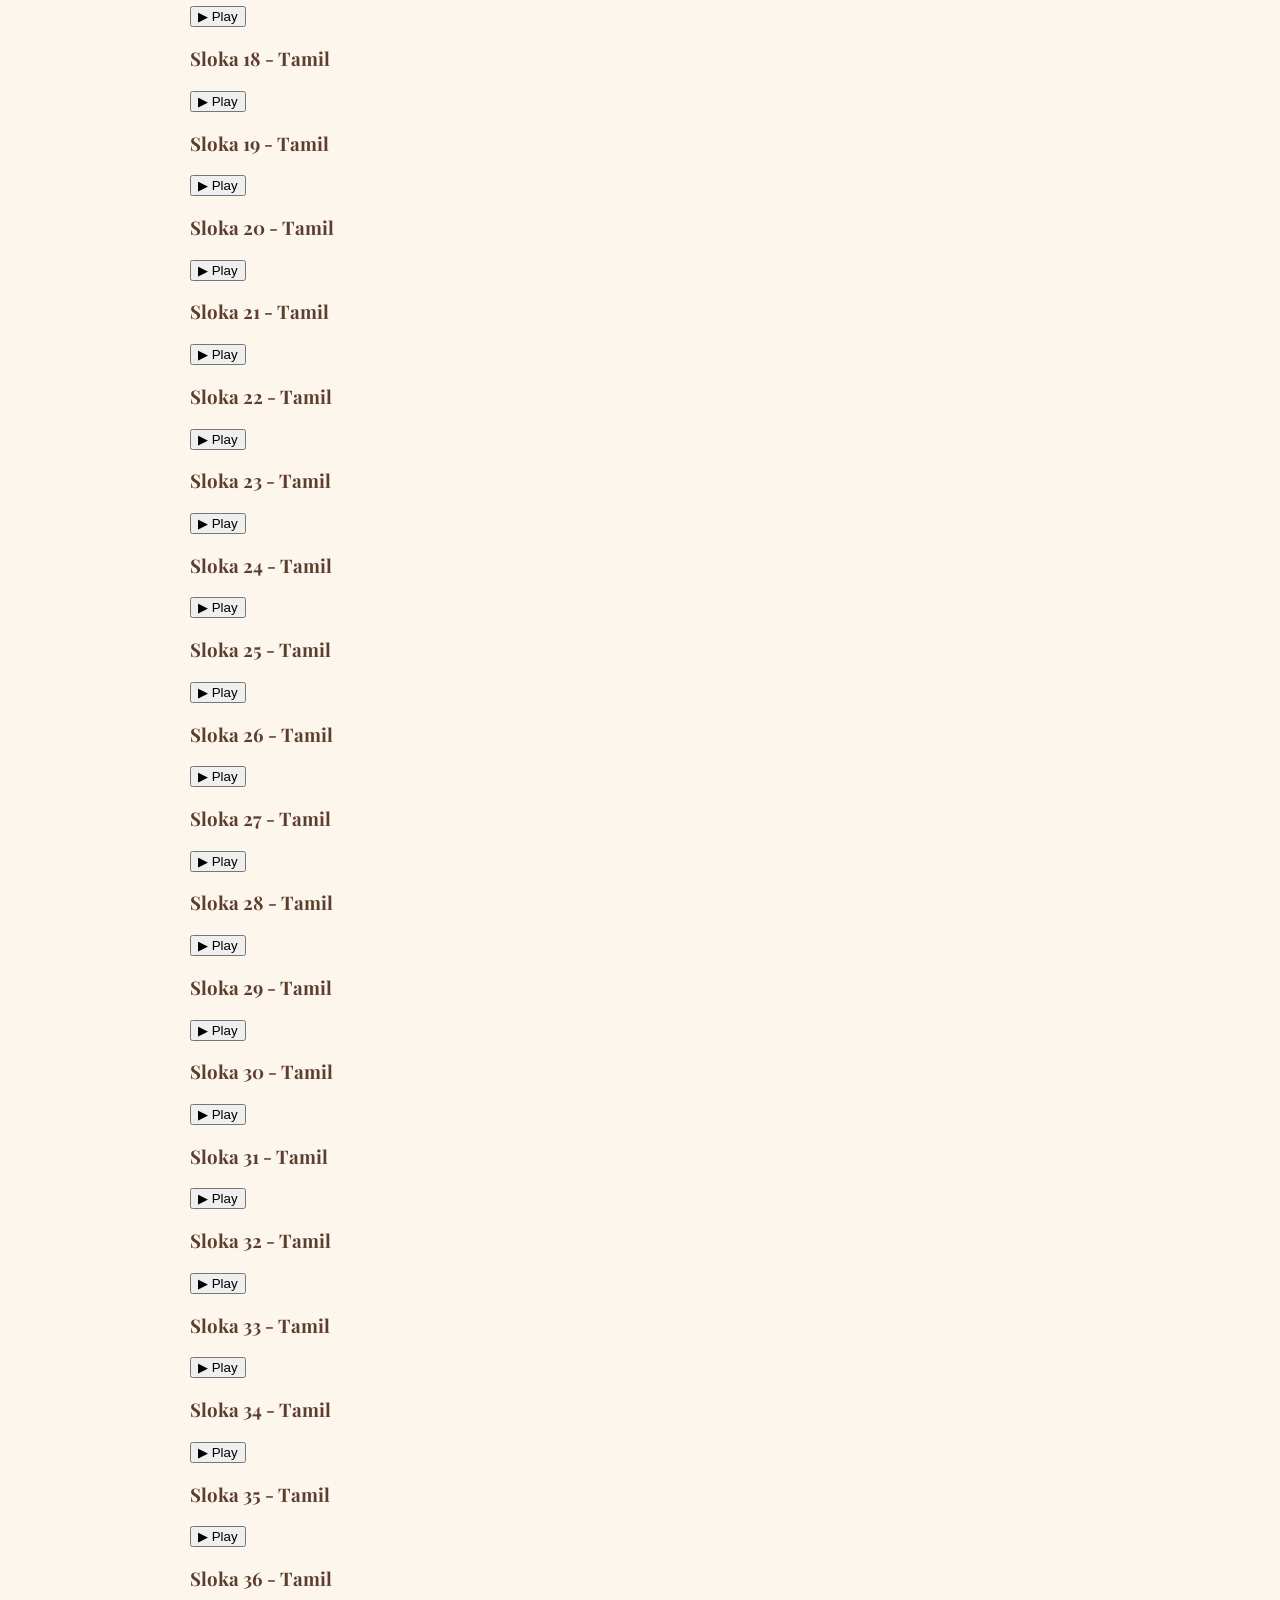
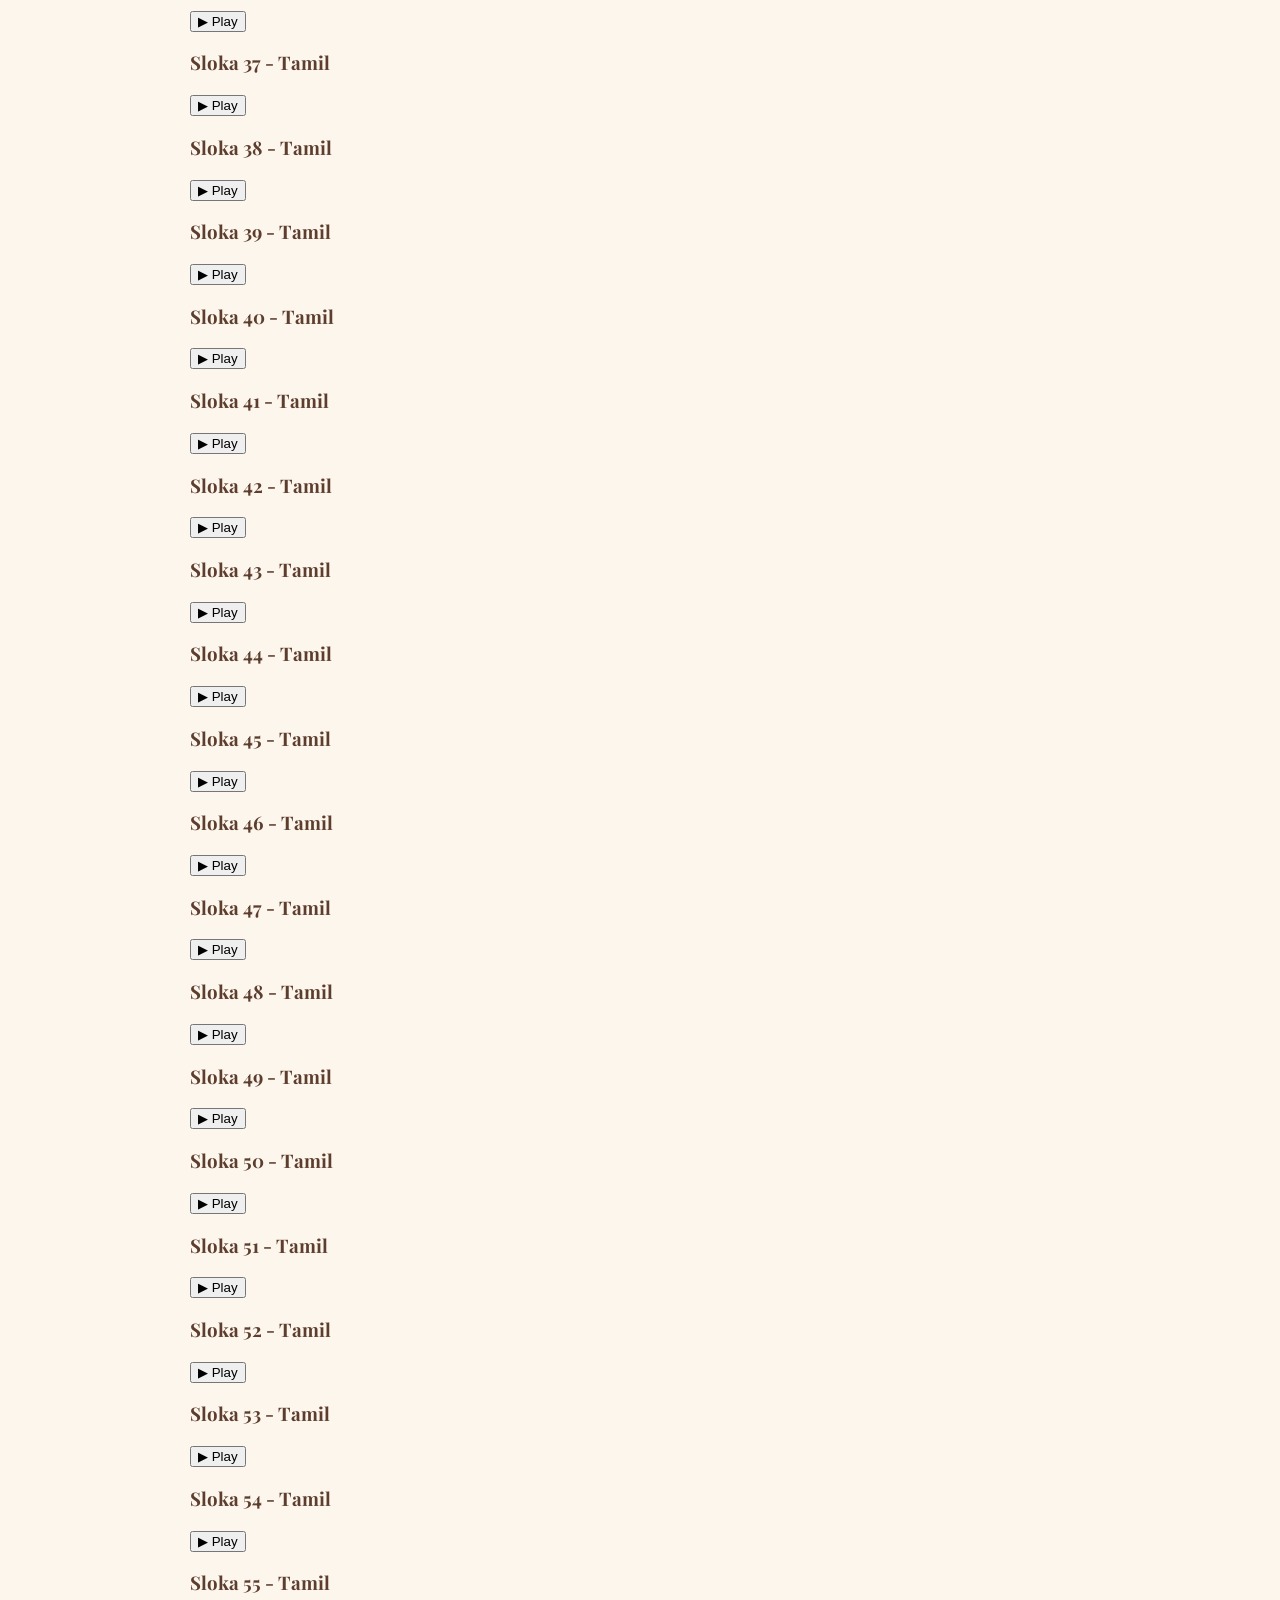
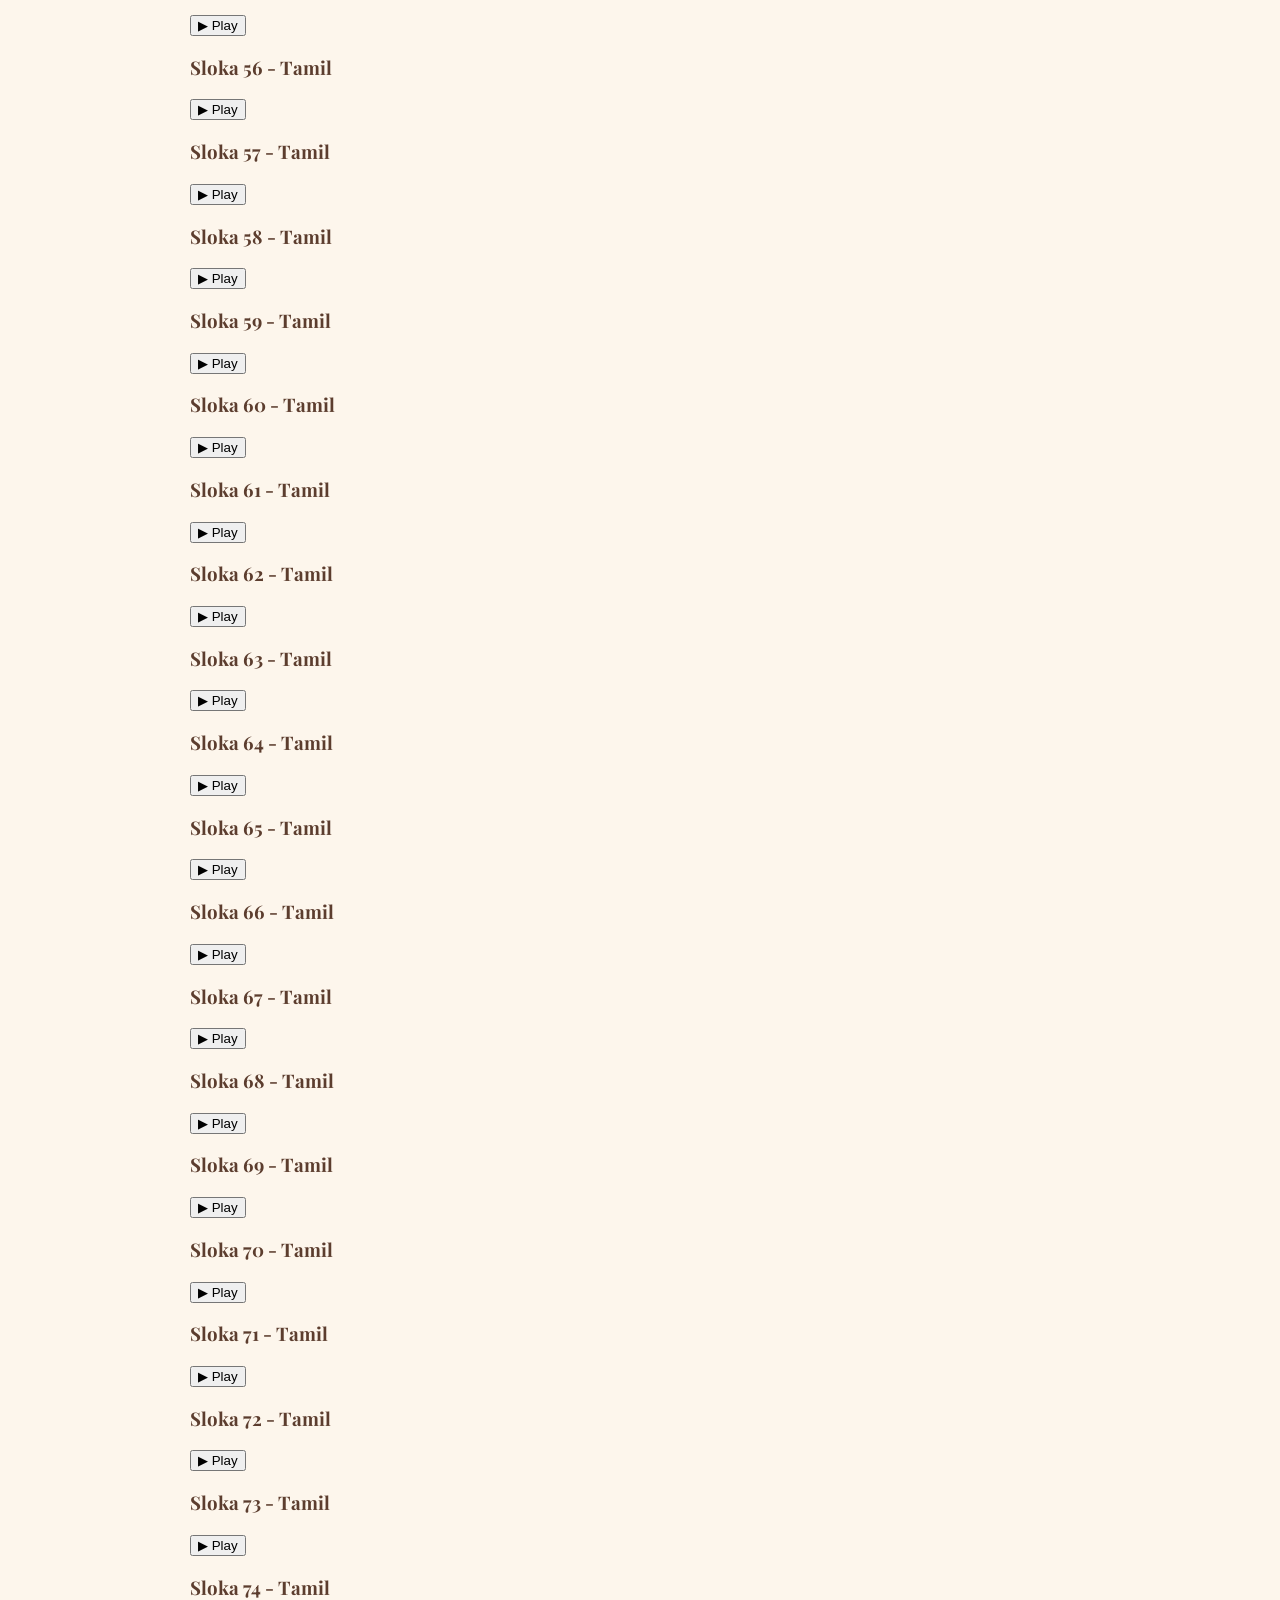
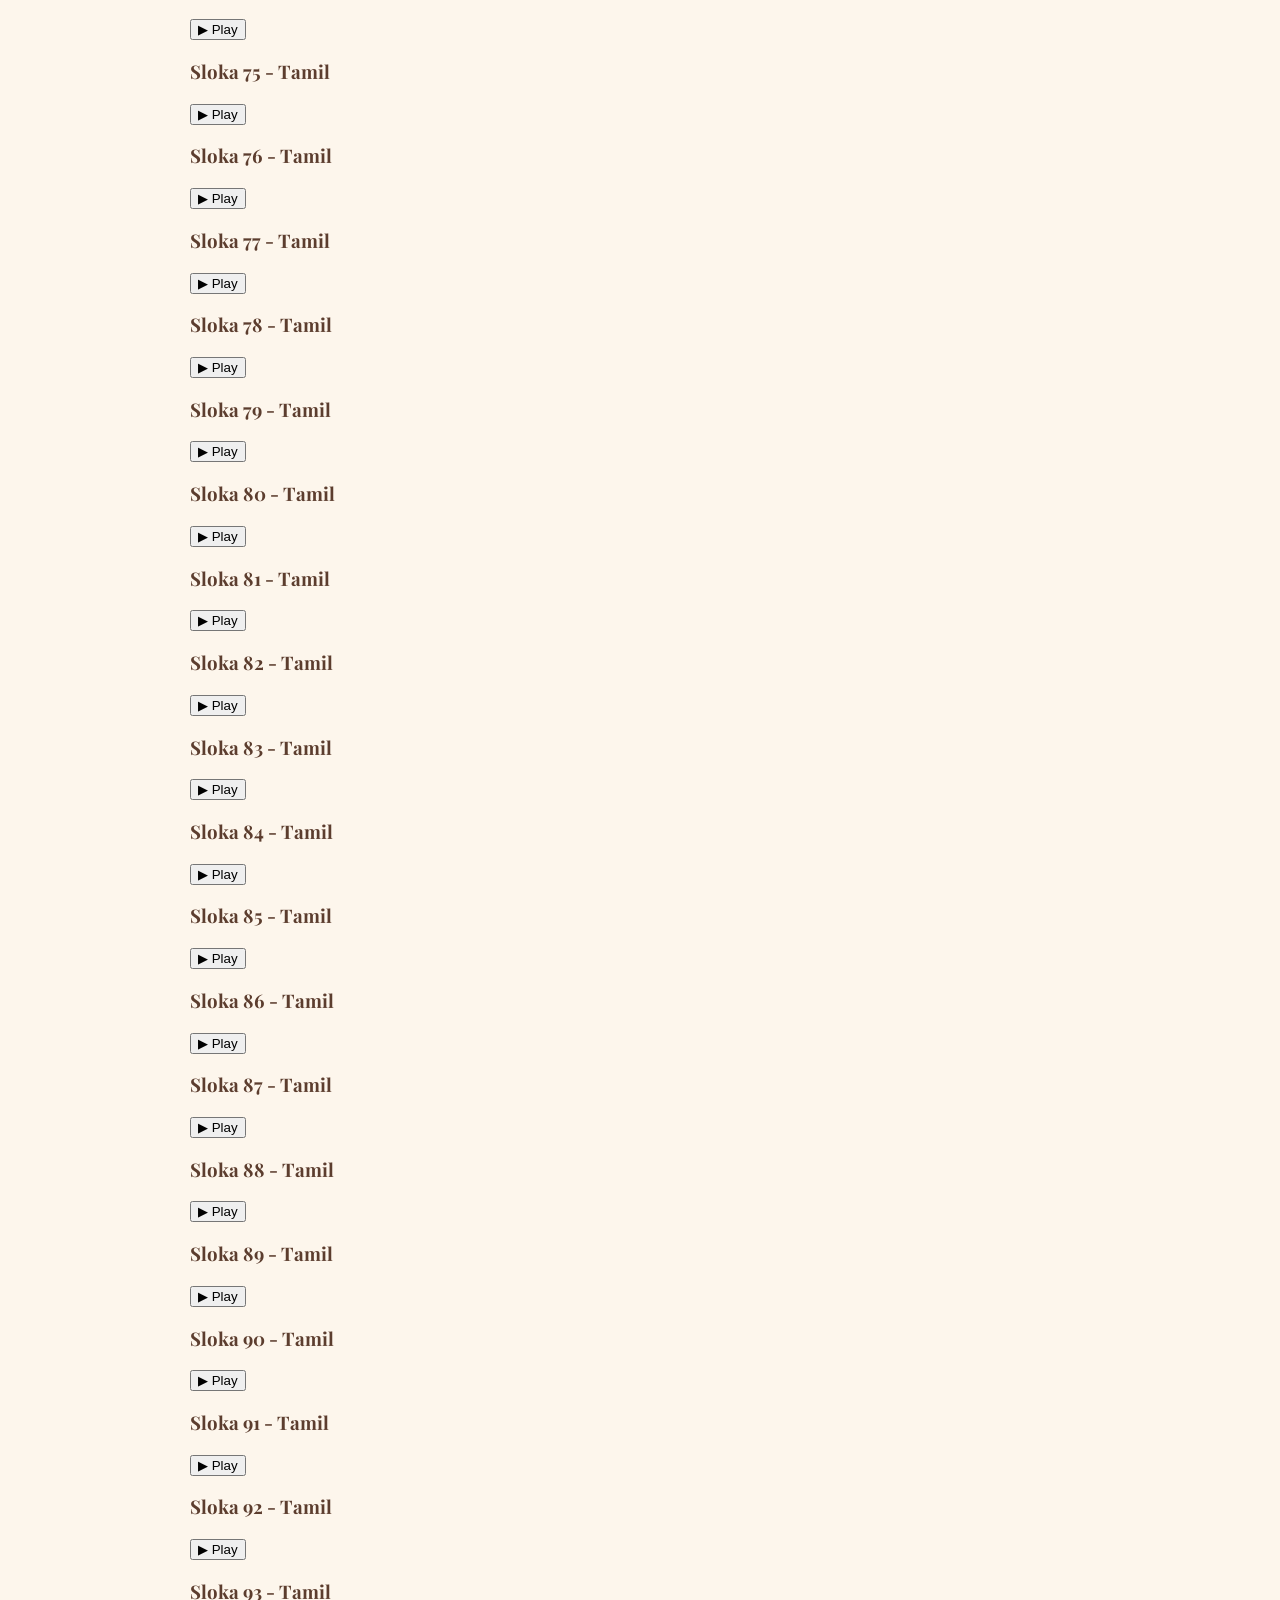
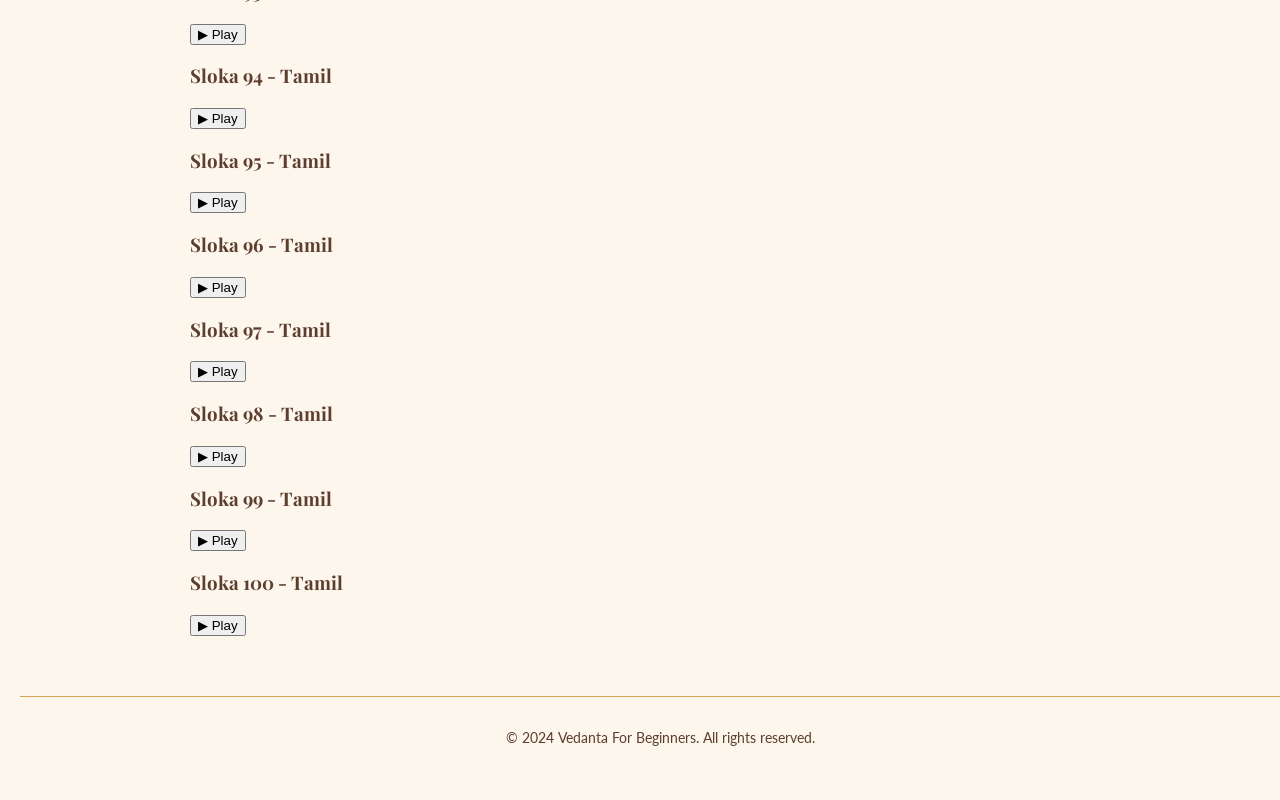
<file: soundaryalahari.html>
<!DOCTYPE html>
<html lang="en">
<head>
  <meta charset="utf-8" />
  <meta name="viewport" content="width=device-width, initial-scale=1.0"/>
  <title>Soundarya Lahari</title>
  <link href="style.css" rel="stylesheet"/>
</head>
<body>

  <nav class="navbar">
    <div class="nav-title">Vedanta For Beginners</div>
    <div class="nav-links">
      <a href="index.html#dashboard">Dashboard</a>
      <a href="index.html#lectures">Lectures</a>
    </div>
  </nav>

  <div class="section">
    <h2>Soundarya Lahari</h2>
    <div id="container"></div>
  </div>

  <script>
    document.addEventListener('play', function(e) {
  if (e.target.tagName === 'AUDIO') {
    document.querySelectorAll('audio').forEach(audio => {
      if (audio !== e.target) {
        audio.pause();
      }
    });
  }
}, true);
    const baseURL = "https://pub-1d0374a050c547f9887ff5b729f12594.r2.dev/";

    function loadAudio(button, src) {
      const audio = document.createElement('audio');
      audio.controls = true;
      audio.innerHTML = `<source src="${src}" type="audio/mp4">`;
      button.replaceWith(audio);
      audio.play();
    }

    fetch('data.json')
      .then(res => res.json())
      .then(data => {
        const container = document.getElementById('container');

        data.soundaryalahari.slokas.forEach(sloka => {
          const div = document.createElement('div');
          div.className = 'lecture-container';
          div.innerHTML = `
            <div class="lecture-card">
              <h3>Sloka ${sloka.label} - Tamil</h3>
              <button class="play-btn" onclick="loadAudio(this, '${baseURL + encodeURIComponent(sloka.tamil)}')">▶ Play</button>
            </div>
          `;
          container.appendChild(div);
        });
      })
      .catch(error => {
        console.error('Error loading data:', error);
      });
  </script>
<footer class="footer">
  <p>© 2024 Vedanta For Beginners. All rights reserved.</p>
</footer>
</body>
</html>
</file>
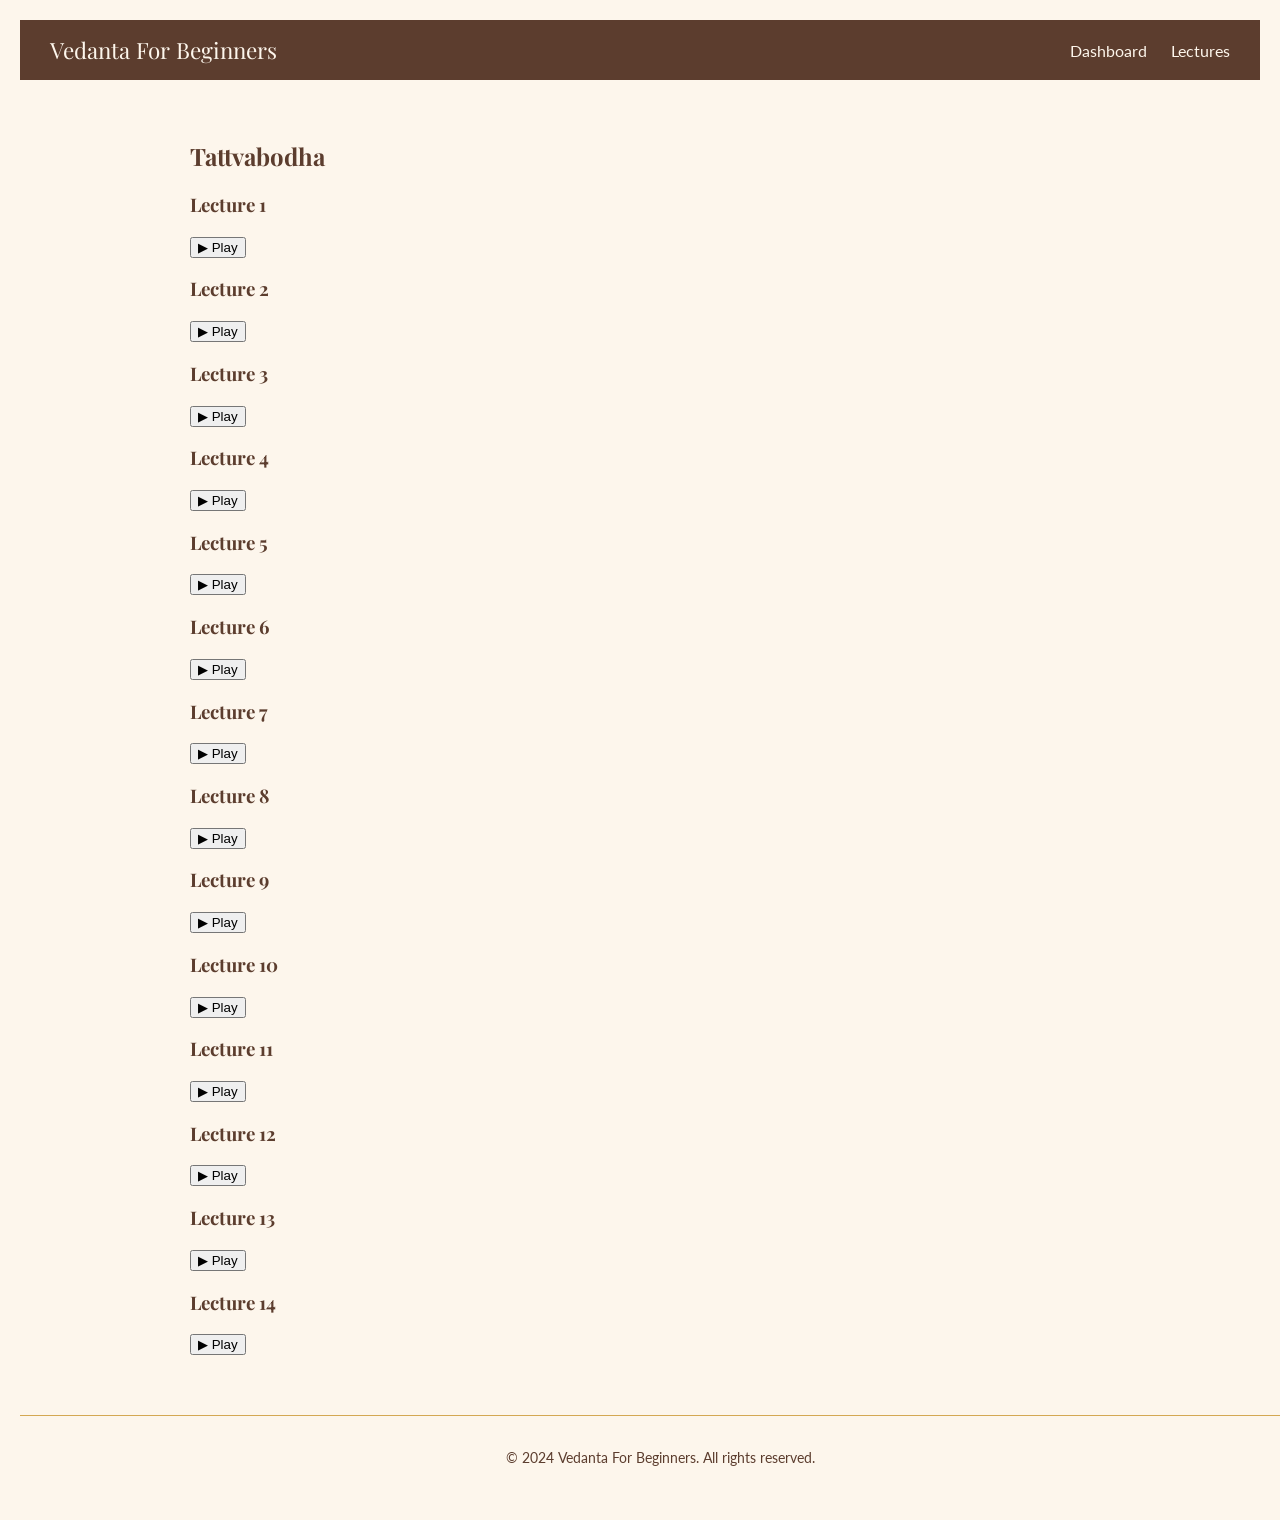
<file: tattvabodha.html>
<!DOCTYPE html>
<html lang="en">
<head>
  <meta charset="utf-8" />
  <meta name="viewport" content="width=device-width, initial-scale=1.0"/>
  <title>Tattvabodha</title>
  <link href="style.css" rel="stylesheet"/>
</head>
<body>

  <nav class="navbar">
    <div class="nav-title">Vedanta For Beginners</div>
    <div class="nav-links">
      <a href="index.html#dashboard">Dashboard</a>
      <a href="index.html#lectures">Lectures</a>
    </div>
  </nav>

  <div class="section">
    <h2>Tattvabodha</h2>
    <div id="container"></div>
  </div>

  <footer class="footer">
    <p>© 2024 Vedanta For Beginners. All rights reserved.</p>
  </footer>

  <script>
    const baseURL = "https://pub-1d0374a050c547f9887ff5b729f12594.r2.dev/";

    function loadAudio(button, src) {
      const audio = document.createElement('audio');
      audio.controls = true;
      audio.innerHTML = `<source src="${src}" type="audio/mp4">`;
      button.replaceWith(audio);
      audio.play();
    }

    document.addEventListener('play', function(e) {
      if (e.target.tagName === 'AUDIO') {
        document.querySelectorAll('audio').forEach(audio => {
          if (audio !== e.target) audio.pause();
        });
      }
    }, true);

    fetch('data.json')
      .then(res => res.json())
      .then(data => {
        const container = document.getElementById('container');

        data.tattvabodha.lectures.forEach(lecture => {
          const div = document.createElement('div');
          div.className = 'lecture-card';
          div.innerHTML = `
            <h3>Lecture ${lecture.label}</h3>
            <button class="play-btn" onclick="loadAudio(this, '${baseURL + encodeURIComponent(lecture.file)}')">▶ Play</button>
          `;
          container.appendChild(div);
        });
      })
      .catch(error => {
        console.error('Error loading data:', error);
      });
  </script>

</body>
</html>
</file>
<file: style.css>
@import url('https://fonts.googleapis.com/css2?family=Playfair+Display:wght@400;700&family=Lato:wght@300;400&display=swap');

body {
    background-color: #FDF6EC;
    font-family: 'Lato', sans-serif;
    color: #2C2C2C;
    margin: 0;
    padding: 20px;
}

h1, h2, h3 {
    font-family: 'Playfair Display', serif;
    color: #5C3D2E;
}

h1 {
    text-align: center;
}

.lecture-container {
    display: flex;
    flex-wrap: wrap;
    gap: 20px;
}

.lecture-card {
    width: 45%;
}
.navbar {
    display: flex;
    justify-content: space-between;
    align-items: center;
    background-color: #5C3D2E;
    padding: 15px 30px;
    position: sticky;
    top: 0;
}

.nav-title {
    color: #FDF6EC;
    font-family: 'Playfair Display', serif;
    font-size: 1.4rem;
}

.nav-links a {
    color: #FDF6EC;
    text-decoration: none;
    margin-left: 20px;
    font-family: 'Lato', sans-serif;
    font-size: 1rem;
}

.nav-links a:hover {
    color: #D4A853;
}

.section {
    max-width: 900px;
    margin: 60px auto;
    padding: 0 20px;
}

.note-box {
    background: white;
    border-left: 4px solid #5C3D2E;
    padding: 20px 25px;
    border-radius: 6px;
    font-size: 1.1rem;
    line-height: 1.8;
    color: #2C2C2C;
}

.card-grid {
    display: flex;
    gap: 30px;
    flex-wrap: wrap;
}

.text-card {
    width: 220px;
    border-radius: 10px;
    overflow: hidden;
    box-shadow: 0 4px 15px rgba(0,0,0,0.1);
    cursor: pointer;
    transition: transform 0.2s;
    background: white;
    text-align: center;
}

.text-card:hover {
    transform: translateY(-5px);
}

.text-card img {
    width: 100%;
    height: 160px;
    object-fit: cover;
}

.text-card h3 {
    padding: 12px;
    margin: 0;
    font-size: 1rem;
}
.chapter-grid {
    display: grid;
    grid-template-columns: repeat(auto-fit, minmax(200px, 1fr));
    gap: 15px;
    margin-top: 20px;
}

.chapter-card {
    display: flex;
    flex-direction: column;
    align-items: center;
    background: white;
    border-radius: 10px;
    padding: 20px;
    text-decoration: none;
    box-shadow: 0 2px 10px rgba(0,0,0,0.08);
    transition: transform 0.2s, box-shadow 0.2s;
    text-align: center;
}

.chapter-card:hover {
    transform: translateY(-4px);
    box-shadow: 0 6px 20px rgba(0,0,0,0.12);
}

.chapter-num {
    font-family: 'Playfair Display', serif;
    font-size: 2rem;
    color: #D4A853;
    font-weight: 700;
}

.chapter-name {
    font-family: 'Lato', sans-serif;
    font-size: 0.9rem;
    color: #5C3D2E;
    margin-top: 8px;
}
.footer {
  text-align: center;
    width: 100%;
  padding: 20px;
  margin-top: 40px;
  border-top: 1px solid #D4A853;
  font-size: 0.85rem;
  color: #5C3D2E;
}
</file>
